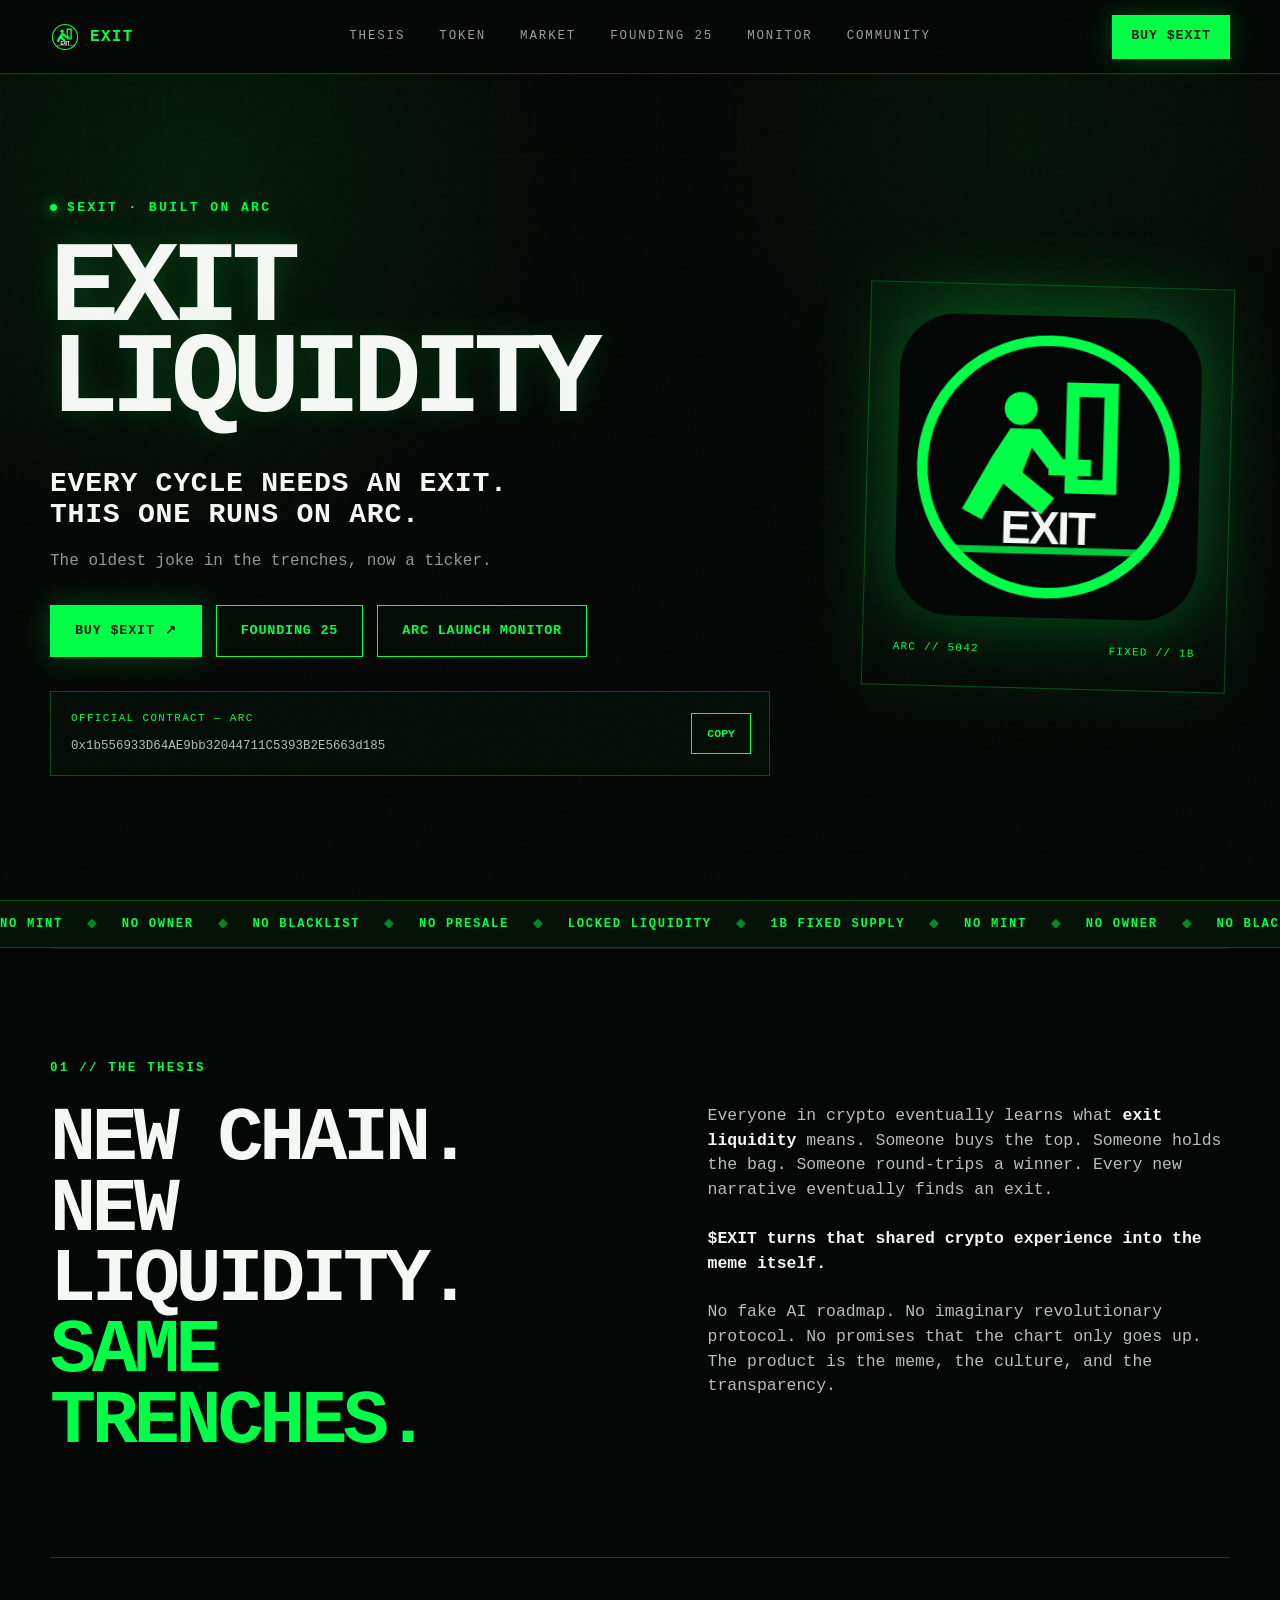
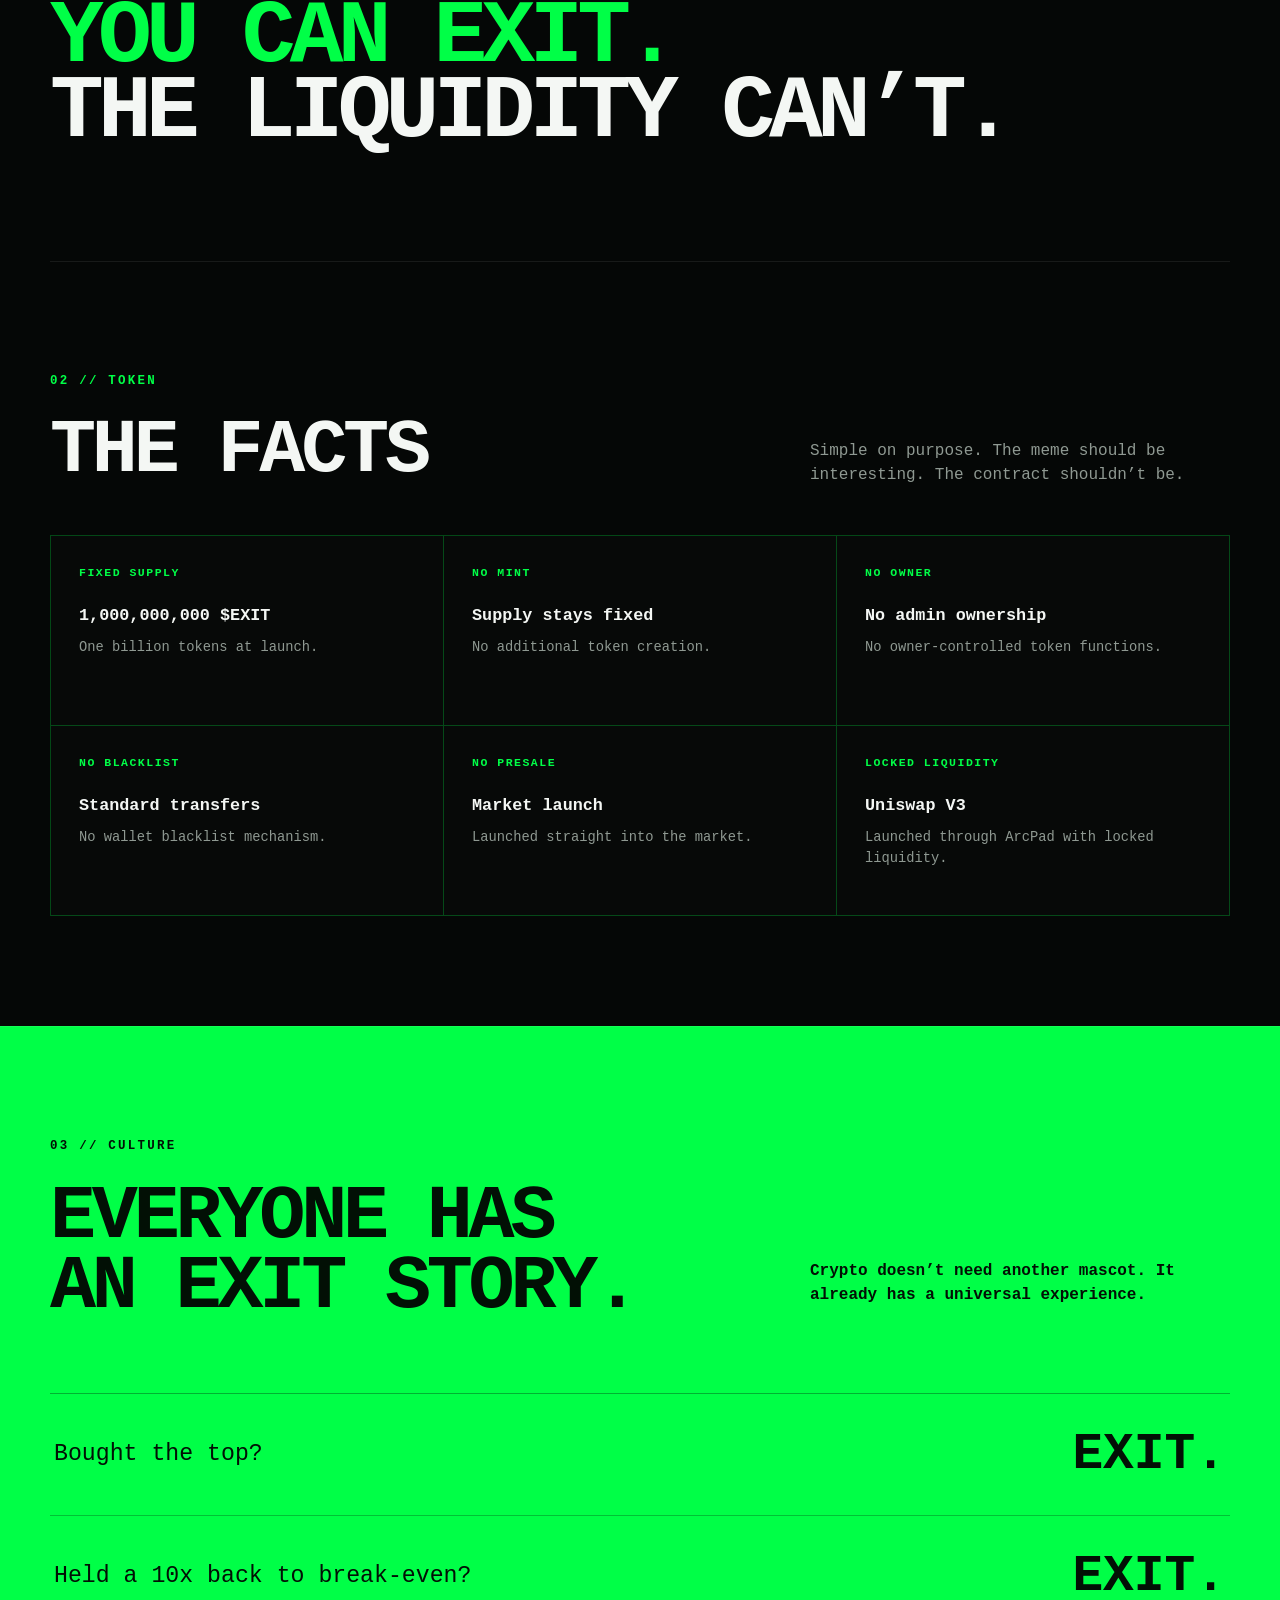
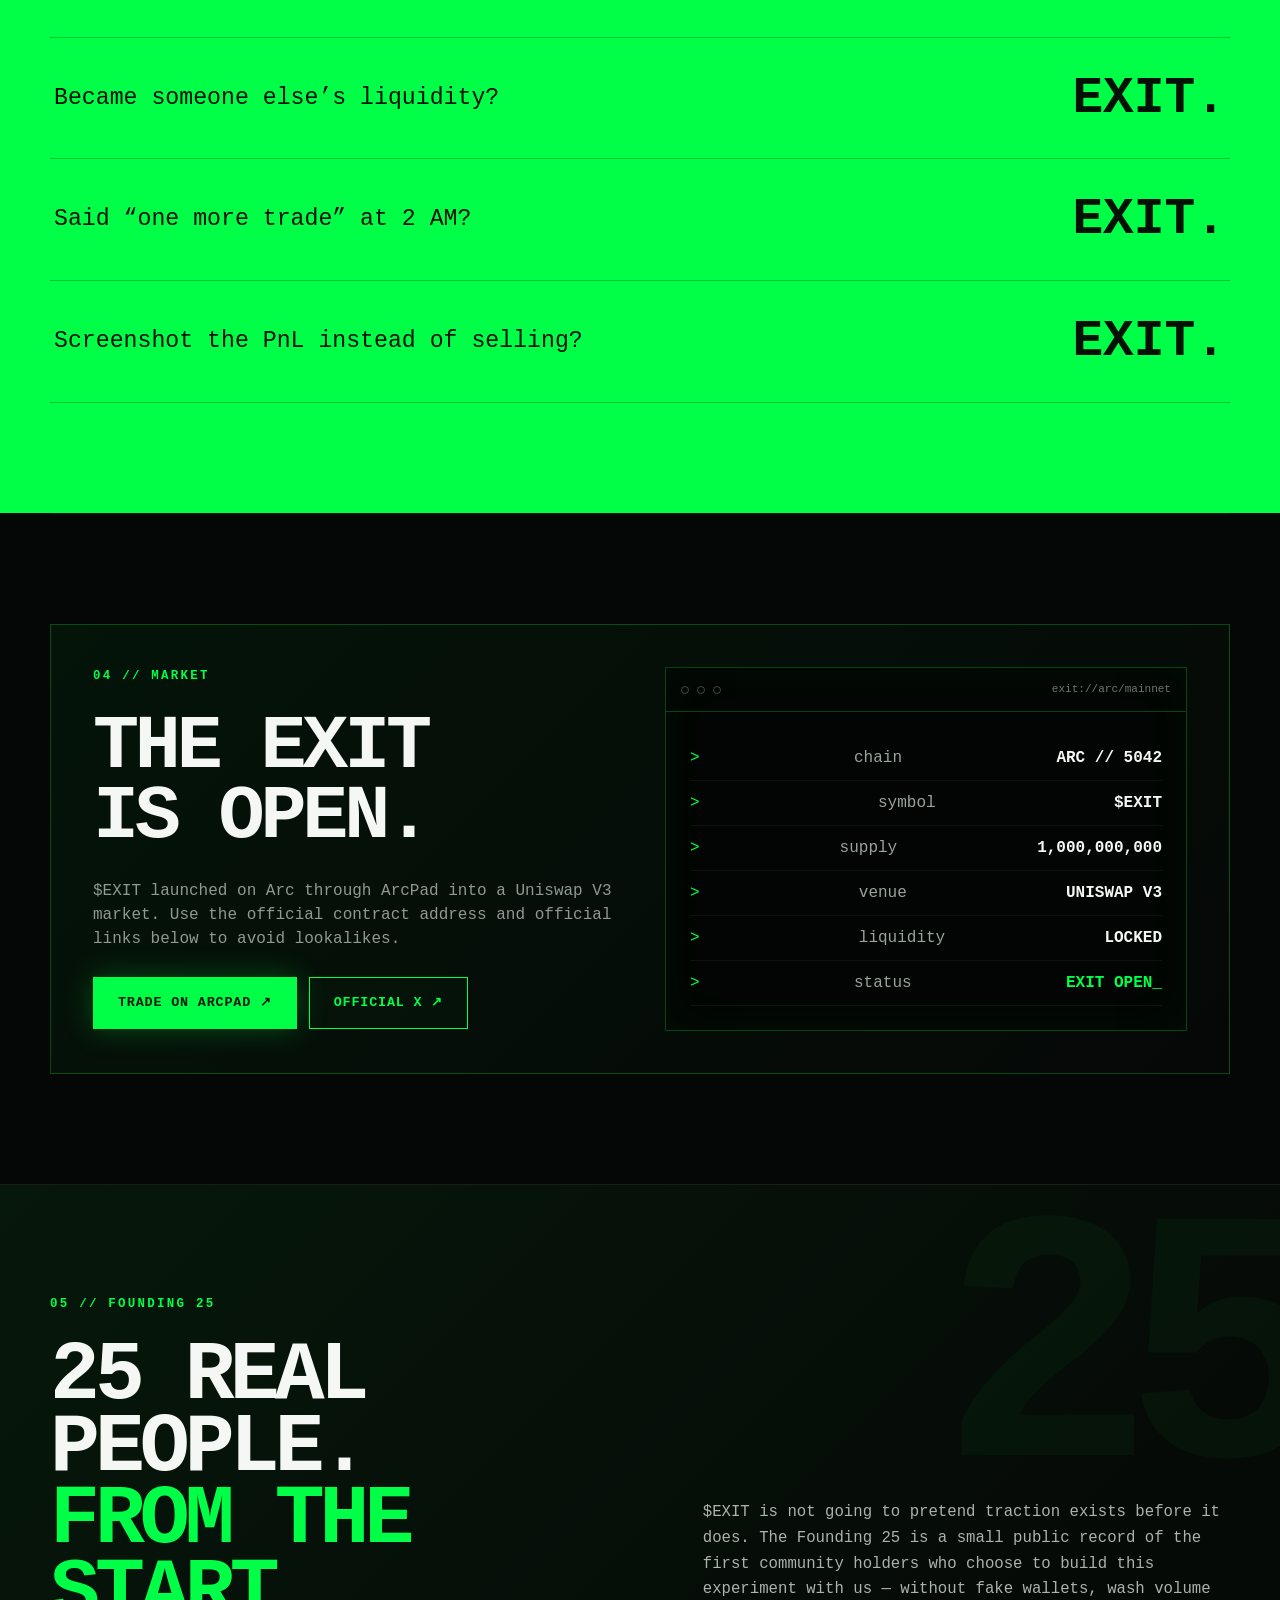
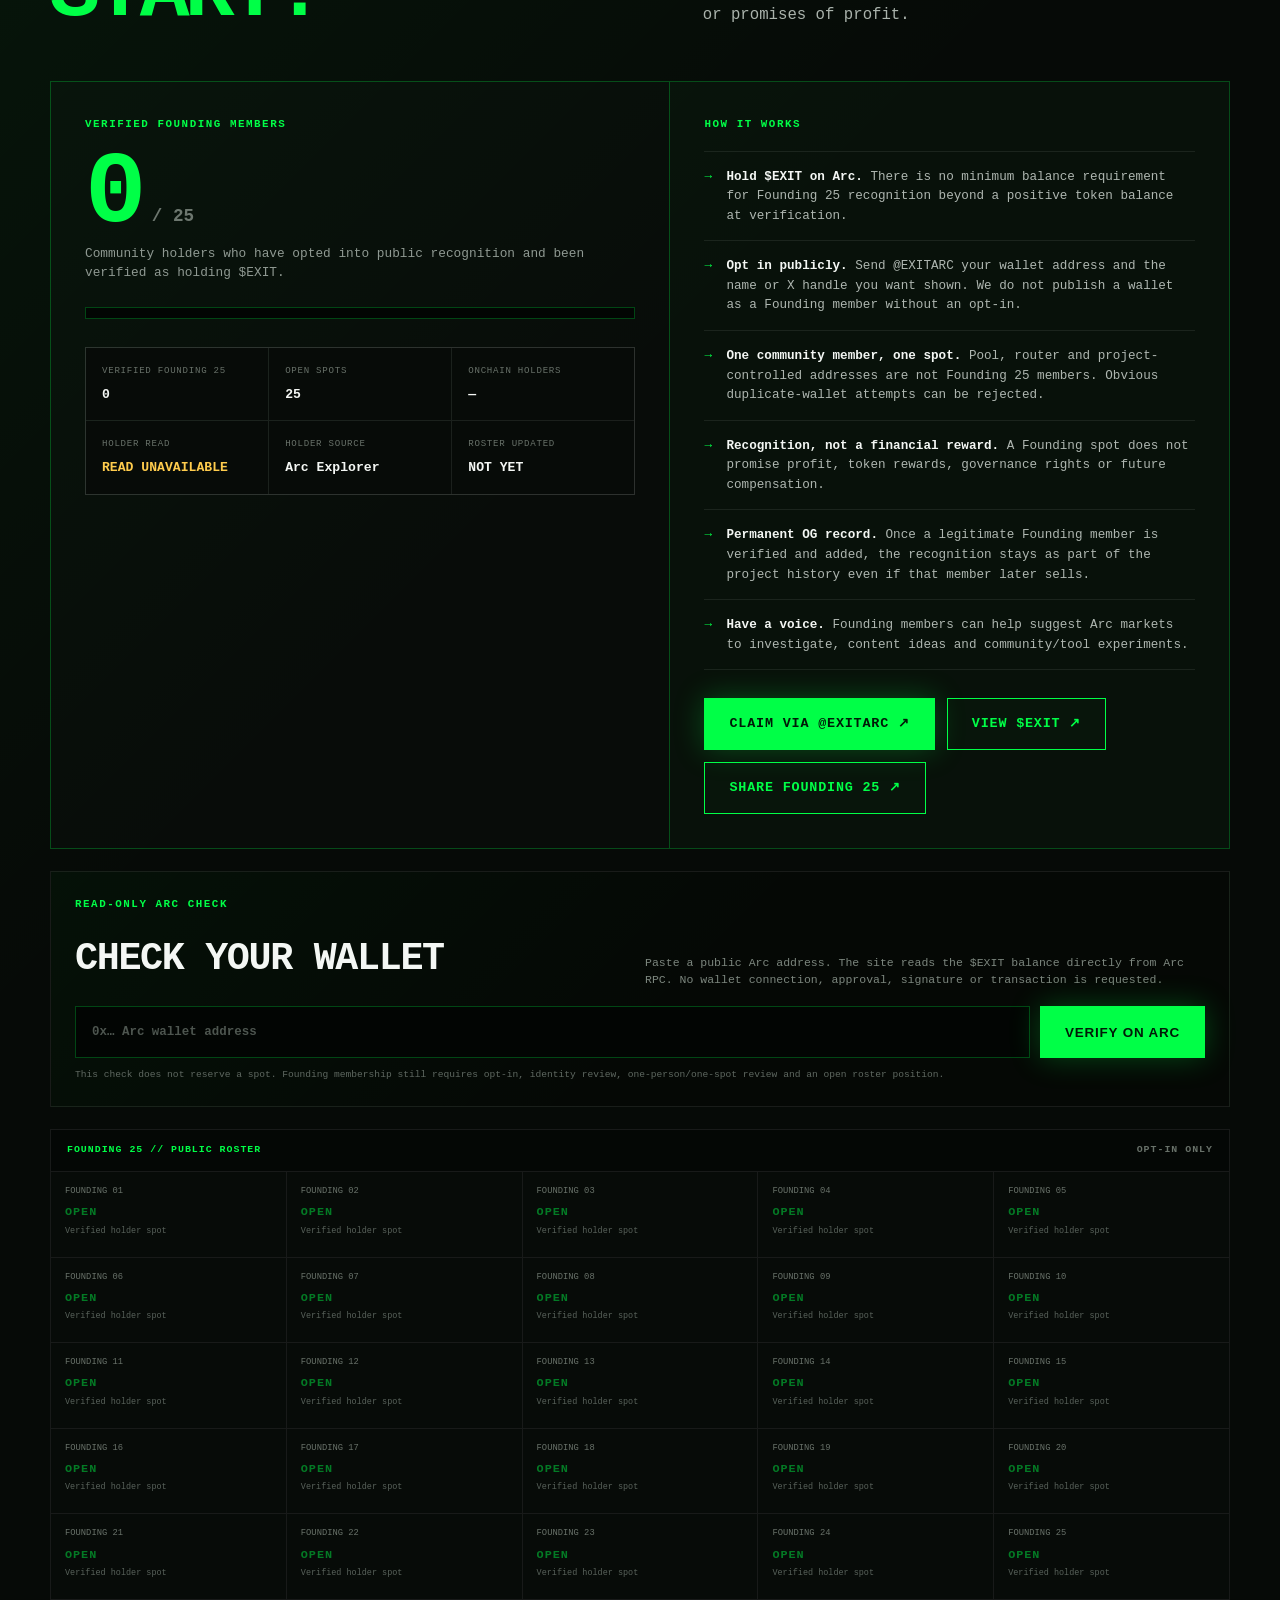
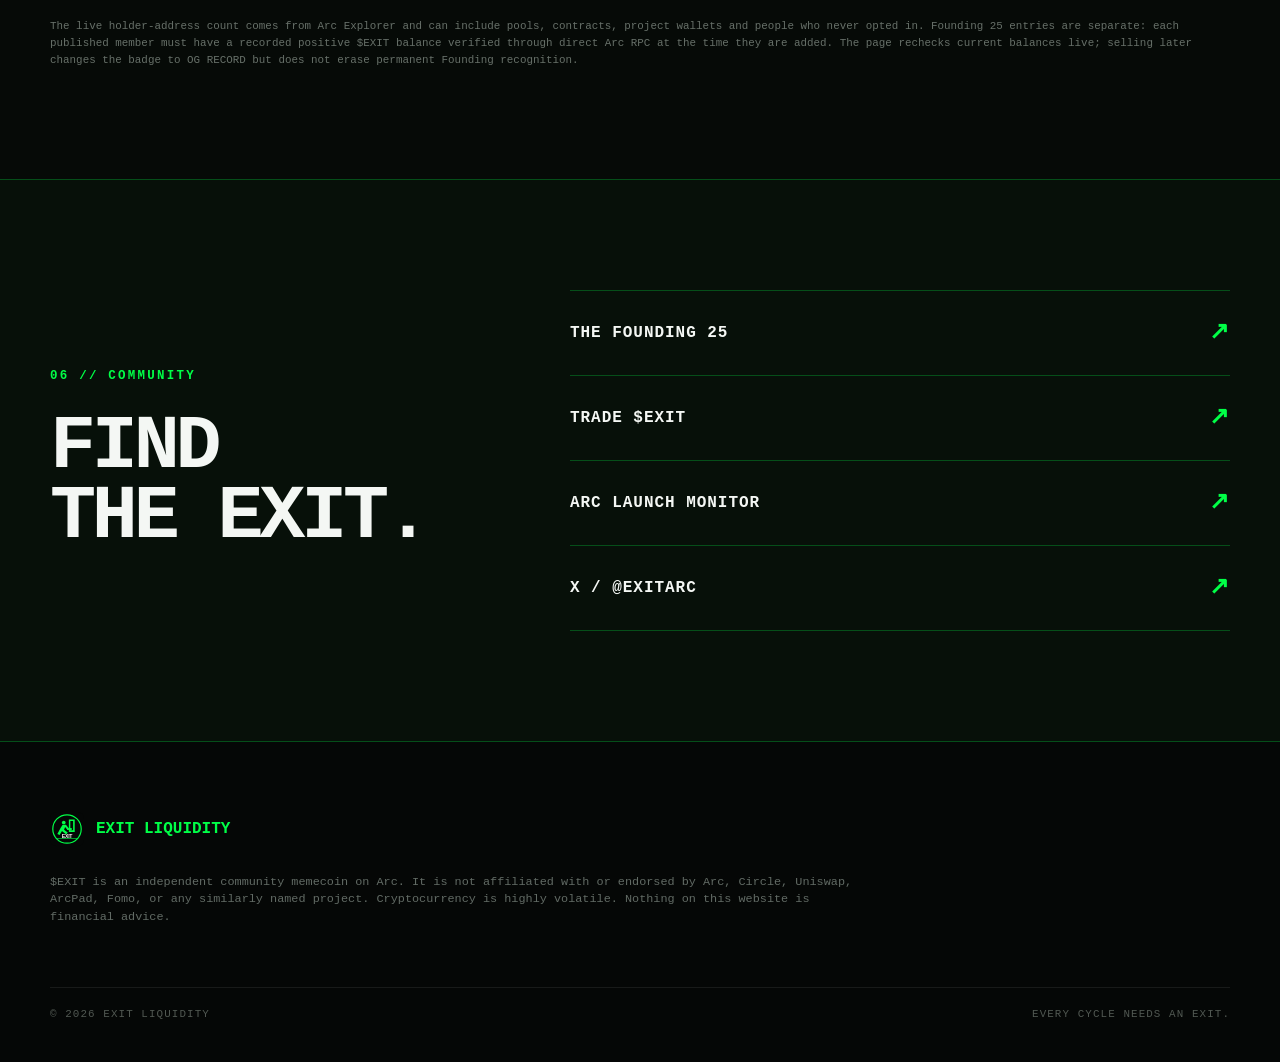
<file: index.html>
<!doctype html>
<html lang="en">
<head>
  <meta charset="utf-8" />
  <meta name="viewport" content="width=device-width, initial-scale=1" />
  <meta name="theme-color" content="#050706" />
  <meta name="description" content="Exit Liquidity ($EXIT) — an independent Arc-native community memecoin. Every cycle needs an exit. This one runs on Arc." />
  <meta property="og:title" content="Exit Liquidity | $EXIT on Arc" />
  <meta property="og:description" content="Every cycle needs an exit. This one runs on Arc." />
  <meta property="og:type" content="website" />
  <meta property="og:url" content="https://exitonarc.xyz" />
  <meta name="twitter:card" content="summary" />
  <meta name="twitter:title" content="Exit Liquidity | $EXIT on Arc" />
  <meta name="twitter:description" content="Every cycle needs an exit. This one runs on Arc." />
  <title>Exit Liquidity | $EXIT on Arc</title>
  <link rel="icon" href="logo.svg" type="image/svg+xml" />
  <link rel="stylesheet" href="styles.css" />
  <link rel="stylesheet" href="founding.css" />
</head>
<body>
  <div class="noise" aria-hidden="true"></div>
  <div class="scanline" aria-hidden="true"></div>

  <header class="site-header">
    <a class="brand" href="#top" aria-label="Exit Liquidity home">
      <img src="logo.svg" alt="" />
      <span>EXIT</span>
    </a>

    <nav class="nav" aria-label="Primary navigation">
      <a href="#thesis">Thesis</a>
      <a href="#token">Token</a>
      <a href="#market">Market</a>
      <a href="#founding25">Founding 25</a>
      <a href="monitor/">Monitor</a>
      <a href="#community">Community</a>
    </nav>

    <a class="button button-small button-primary" href="https://arcpad.meme/token/0x1b556933D64AE9bb32044711C5393B2E5663d185" target="_blank" rel="noopener noreferrer">Buy $EXIT</a>
  </header>

  <main id="top">
    <section class="hero section-shell">
      <div class="hero-grid" aria-hidden="true"></div>
      <div class="hero-copy reveal">
        <div class="eyebrow"><span class="status-dot"></span> $EXIT · BUILT ON ARC</div>
        <h1>EXIT<br />LIQUIDITY</h1>
        <p class="hero-tagline">EVERY CYCLE NEEDS AN EXIT.<br />THIS ONE RUNS ON ARC.</p>
        <p class="hero-sub">The oldest joke in the trenches, now a ticker.</p>

        <div class="hero-actions">
          <a class="button button-primary" href="https://arcpad.meme/token/0x1b556933D64AE9bb32044711C5393B2E5663d185" target="_blank" rel="noopener noreferrer">Buy $EXIT <span>↗</span></a>
          <a class="button button-ghost" href="#founding25">Founding 25</a>
          <a class="button button-ghost" href="monitor/">Arc Launch Monitor</a>
        </div>

        <div class="contract-card" aria-label="Official contract address">
          <div>
            <span class="contract-label">OFFICIAL CONTRACT — ARC</span>
            <code id="contractAddress">0x1b556933D64AE9bb32044711C5393B2E5663d185</code>
          </div>
          <button class="copy-button" id="copyContract" type="button">COPY</button>
        </div>
      </div>

      <aside class="hero-mark reveal" aria-label="Exit Liquidity emblem">
        <div class="mark-frame">
          <img src="logo.svg" alt="Exit Liquidity logo" />
          <div class="mark-meta">
            <span>ARC // 5042</span>
            <span>FIXED // 1B</span>
          </div>
        </div>
      </aside>
    </section>

    <section class="ticker-strip" aria-label="Exit Liquidity characteristics">
      <div class="ticker-track">
        <span>NO MINT</span><i>◆</i><span>NO OWNER</span><i>◆</i><span>NO BLACKLIST</span><i>◆</i><span>NO PRESALE</span><i>◆</i><span>LOCKED LIQUIDITY</span><i>◆</i><span>1B FIXED SUPPLY</span><i>◆</i>
        <span>NO MINT</span><i>◆</i><span>NO OWNER</span><i>◆</i><span>NO BLACKLIST</span><i>◆</i><span>NO PRESALE</span><i>◆</i><span>LOCKED LIQUIDITY</span><i>◆</i><span>1B FIXED SUPPLY</span><i>◆</i>
      </div>
    </section>

    <section class="section section-shell" id="thesis">
      <div class="section-kicker reveal">01 // THE THESIS</div>
      <div class="thesis-layout">
        <div class="reveal">
          <h2>NEW CHAIN.<br />NEW LIQUIDITY.<br /><span>SAME TRENCHES.</span></h2>
        </div>
        <div class="thesis-copy reveal">
          <p>Everyone in crypto eventually learns what <strong>exit liquidity</strong> means. Someone buys the top. Someone holds the bag. Someone round-trips a winner. Every new narrative eventually finds an exit.</p>
          <p><strong>$EXIT turns that shared crypto experience into the meme itself.</strong></p>
          <p>No fake AI roadmap. No imaginary revolutionary protocol. No promises that the chart only goes up. The product is the meme, the culture, and the transparency.</p>
        </div>
      </div>

      <div class="manifesto reveal">
        <span>YOU CAN EXIT.</span>
        <strong>THE LIQUIDITY CAN’T.</strong>
      </div>
    </section>

    <section class="section section-shell" id="token">
      <div class="section-heading reveal">
        <div>
          <div class="section-kicker">02 // TOKEN</div>
          <h2>THE FACTS</h2>
        </div>
        <p>Simple on purpose. The meme should be interesting. The contract shouldn’t be.</p>
      </div>

      <div class="facts-grid reveal">
        <article class="fact-card">
          <span>FIXED SUPPLY</span>
          <strong>1,000,000,000 $EXIT</strong>
          <p>One billion tokens at launch.</p>
        </article>
        <article class="fact-card">
          <span>NO MINT</span>
          <strong>Supply stays fixed</strong>
          <p>No additional token creation.</p>
        </article>
        <article class="fact-card">
          <span>NO OWNER</span>
          <strong>No admin ownership</strong>
          <p>No owner-controlled token functions.</p>
        </article>
        <article class="fact-card">
          <span>NO BLACKLIST</span>
          <strong>Standard transfers</strong>
          <p>No wallet blacklist mechanism.</p>
        </article>
        <article class="fact-card">
          <span>NO PRESALE</span>
          <strong>Market launch</strong>
          <p>Launched straight into the market.</p>
        </article>
        <article class="fact-card">
          <span>LOCKED LIQUIDITY</span>
          <strong>Uniswap V3</strong>
          <p>Launched through ArcPad with locked liquidity.</p>
        </article>
      </div>
    </section>

    <section class="section culture-section" id="culture">
      <div class="section-shell">
        <div class="section-kicker reveal">03 // CULTURE</div>
        <div class="culture-title reveal">
          <h2>EVERYONE HAS<br />AN EXIT STORY.</h2>
          <p>Crypto doesn’t need another mascot. It already has a universal experience.</p>
        </div>

        <div class="exit-lines reveal">
          <div><span>Bought the top?</span><strong>EXIT.</strong></div>
          <div><span>Held a 10x back to break-even?</span><strong>EXIT.</strong></div>
          <div><span>Became someone else’s liquidity?</span><strong>EXIT.</strong></div>
          <div><span>Said “one more trade” at 2 AM?</span><strong>EXIT.</strong></div>
          <div><span>Screenshot the PnL instead of selling?</span><strong>EXIT.</strong></div>
        </div>
      </div>
    </section>

    <section class="section section-shell" id="market">
      <div class="market-card reveal">
        <div class="market-copy">
          <div class="section-kicker">04 // MARKET</div>
          <h2>THE EXIT<br />IS OPEN.</h2>
          <p>$EXIT launched on Arc through ArcPad into a Uniswap V3 market. Use the official contract address and official links below to avoid lookalikes.</p>
          <div class="market-actions">
            <a class="button button-primary" href="https://arcpad.meme/token/0x1b556933D64AE9bb32044711C5393B2E5663d185" target="_blank" rel="noopener noreferrer">Trade on ArcPad ↗</a>
            <a class="button button-ghost" href="https://x.com/EXITARC" target="_blank" rel="noopener noreferrer">Official X ↗</a>
          </div>
        </div>
        <div class="market-terminal" aria-label="Token launch details">
          <div class="terminal-bar"><span></span><span></span><span></span><b>exit://arc/mainnet</b></div>
          <div class="terminal-body">
            <p><em>&gt;</em> chain <strong>ARC // 5042</strong></p>
            <p><em>&gt;</em> symbol <strong>$EXIT</strong></p>
            <p><em>&gt;</em> supply <strong>1,000,000,000</strong></p>
            <p><em>&gt;</em> venue <strong>UNISWAP V3</strong></p>
            <p><em>&gt;</em> liquidity <strong>LOCKED</strong></p>
            <p class="terminal-ready"><em>&gt;</em> status <strong>EXIT OPEN_</strong></p>
          </div>
        </div>
      </div>
    </section>

    <section class="section founding-section" id="founding25">
      <div class="section-shell">
        <div class="section-kicker reveal">05 // FOUNDING 25</div>
        <div class="founding-heading reveal">
          <h2>25 REAL PEOPLE.<br /><span>FROM THE START.</span></h2>
          <p class="founding-intro">$EXIT is not going to pretend traction exists before it does. The Founding 25 is a small public record of the first community holders who choose to build this experiment with us — without fake wallets, wash volume or promises of profit.</p>
        </div>

        <div class="founding-grid reveal">
          <article class="founding-progress-panel">
            <span class="founding-panel-label">VERIFIED FOUNDING MEMBERS</span>
            <div class="founding-count"><strong id="foundingBigCount">—</strong><span>/ 25</span></div>
            <p class="founding-count-copy">Community holders who have opted into public recognition and been verified as holding $EXIT.</p>
            <div class="founding-progress" aria-label="Founding 25 progress"><span id="foundingProgressFill"></span></div>

            <div class="founding-live-grid">
              <div><span>Verified Founding 25</span><strong id="foundingVerifiedCount">—</strong></div>
              <div><span>Open spots</span><strong id="foundingOpenSpots">—</strong></div>
              <div><span>Onchain holders</span><strong id="foundingHolderCount">—</strong></div>
              <div><span>Holder read</span><strong id="foundingHolderStatus" class="warn">WAITING</strong></div>
              <div><span>Holder source</span><strong id="foundingHolderSource">Arc Explorer</strong></div>
              <div><span>Roster updated</span><strong id="foundingRosterUpdated">—</strong></div>
            </div>
          </article>

          <article class="founding-rules-panel">
            <span class="founding-panel-label">HOW IT WORKS</span>
            <ul class="founding-rules">
              <li><strong>Hold $EXIT on Arc.</strong> There is no minimum balance requirement for Founding 25 recognition beyond a positive token balance at verification.</li>
              <li><strong>Opt in publicly.</strong> Send @EXITARC your wallet address and the name or X handle you want shown. We do not publish a wallet as a Founding member without an opt-in.</li>
              <li><strong>One community member, one spot.</strong> Pool, router and project-controlled addresses are not Founding 25 members. Obvious duplicate-wallet attempts can be rejected.</li>
              <li><strong>Recognition, not a financial reward.</strong> A Founding spot does not promise profit, token rewards, governance rights or future compensation.</li>
              <li><strong>Permanent OG record.</strong> Once a legitimate Founding member is verified and added, the recognition stays as part of the project history even if that member later sells.</li>
              <li><strong>Have a voice.</strong> Founding members can help suggest Arc markets to investigate, content ideas and community/tool experiments.</li>
            </ul>
            <div class="founding-actions">
              <a class="button button-primary" href="https://x.com/EXITARC" target="_blank" rel="noopener noreferrer">CLAIM VIA @EXITARC ↗</a>
              <a class="button button-ghost" href="https://arcpad.meme/token/0x1b556933D64AE9bb32044711C5393B2E5663d185" target="_blank" rel="noopener noreferrer">VIEW $EXIT ↗</a>
            </div>
          </article>
        </div>

        <div class="founding-roster reveal">
          <div class="founding-roster-head"><span>FOUNDING 25 // PUBLIC ROSTER</span><span>OPT-IN ONLY</span></div>
          <div class="founding-roster-list" id="foundingRosterList">
            <div class="founding-roster-empty">Loading public Founding 25 roster…</div>
          </div>
        </div>

        <p class="founding-note reveal">The live onchain holder count is informational and is intentionally separate from Founding 25 membership: a token holder can be a pool, contract, project wallet or someone who has not opted into public recognition. Verification is manual so the site does not pretend every address represents a unique person.</p>
      </div>
    </section>

    <section class="section community-section" id="community">
      <div class="section-shell community-inner reveal">
        <div>
          <div class="section-kicker">06 // COMMUNITY</div>
          <h2>FIND<br />THE EXIT.</h2>
        </div>
        <div class="community-actions">
          <a class="community-link" href="#founding25"><span>THE FOUNDING 25</span><b>↗</b></a>
          <a class="community-link" href="https://arcpad.meme/token/0x1b556933D64AE9bb32044711C5393B2E5663d185" target="_blank" rel="noopener noreferrer"><span>TRADE $EXIT</span><b>↗</b></a>
          <a class="community-link" href="monitor/"><span>ARC LAUNCH MONITOR</span><b>↗</b></a>
          <a class="community-link" href="https://x.com/EXITARC" target="_blank" rel="noopener noreferrer"><span>X / @EXITARC</span><b>↗</b></a>
        </div>
      </div>
    </section>
  </main>

  <footer class="footer section-shell">
    <div class="footer-brand">
      <img src="logo.svg" alt="" />
      <strong>EXIT LIQUIDITY</strong>
    </div>
    <p>$EXIT is an independent community memecoin on Arc. It is not affiliated with or endorsed by Arc, Circle, Uniswap, ArcPad, Fomo, or any similarly named project. Cryptocurrency is highly volatile. Nothing on this website is financial advice.</p>
    <div class="footer-bottom">
      <span>© 2026 EXIT LIQUIDITY</span>
      <span>EVERY CYCLE NEEDS AN EXIT.</span>
    </div>
  </footer>

  <div class="toast" id="toast" role="status" aria-live="polite">CONTRACT COPIED</div>
  <script src="script.js"></script>
  <script src="founding.js"></script>
</body>
</html>
</file>
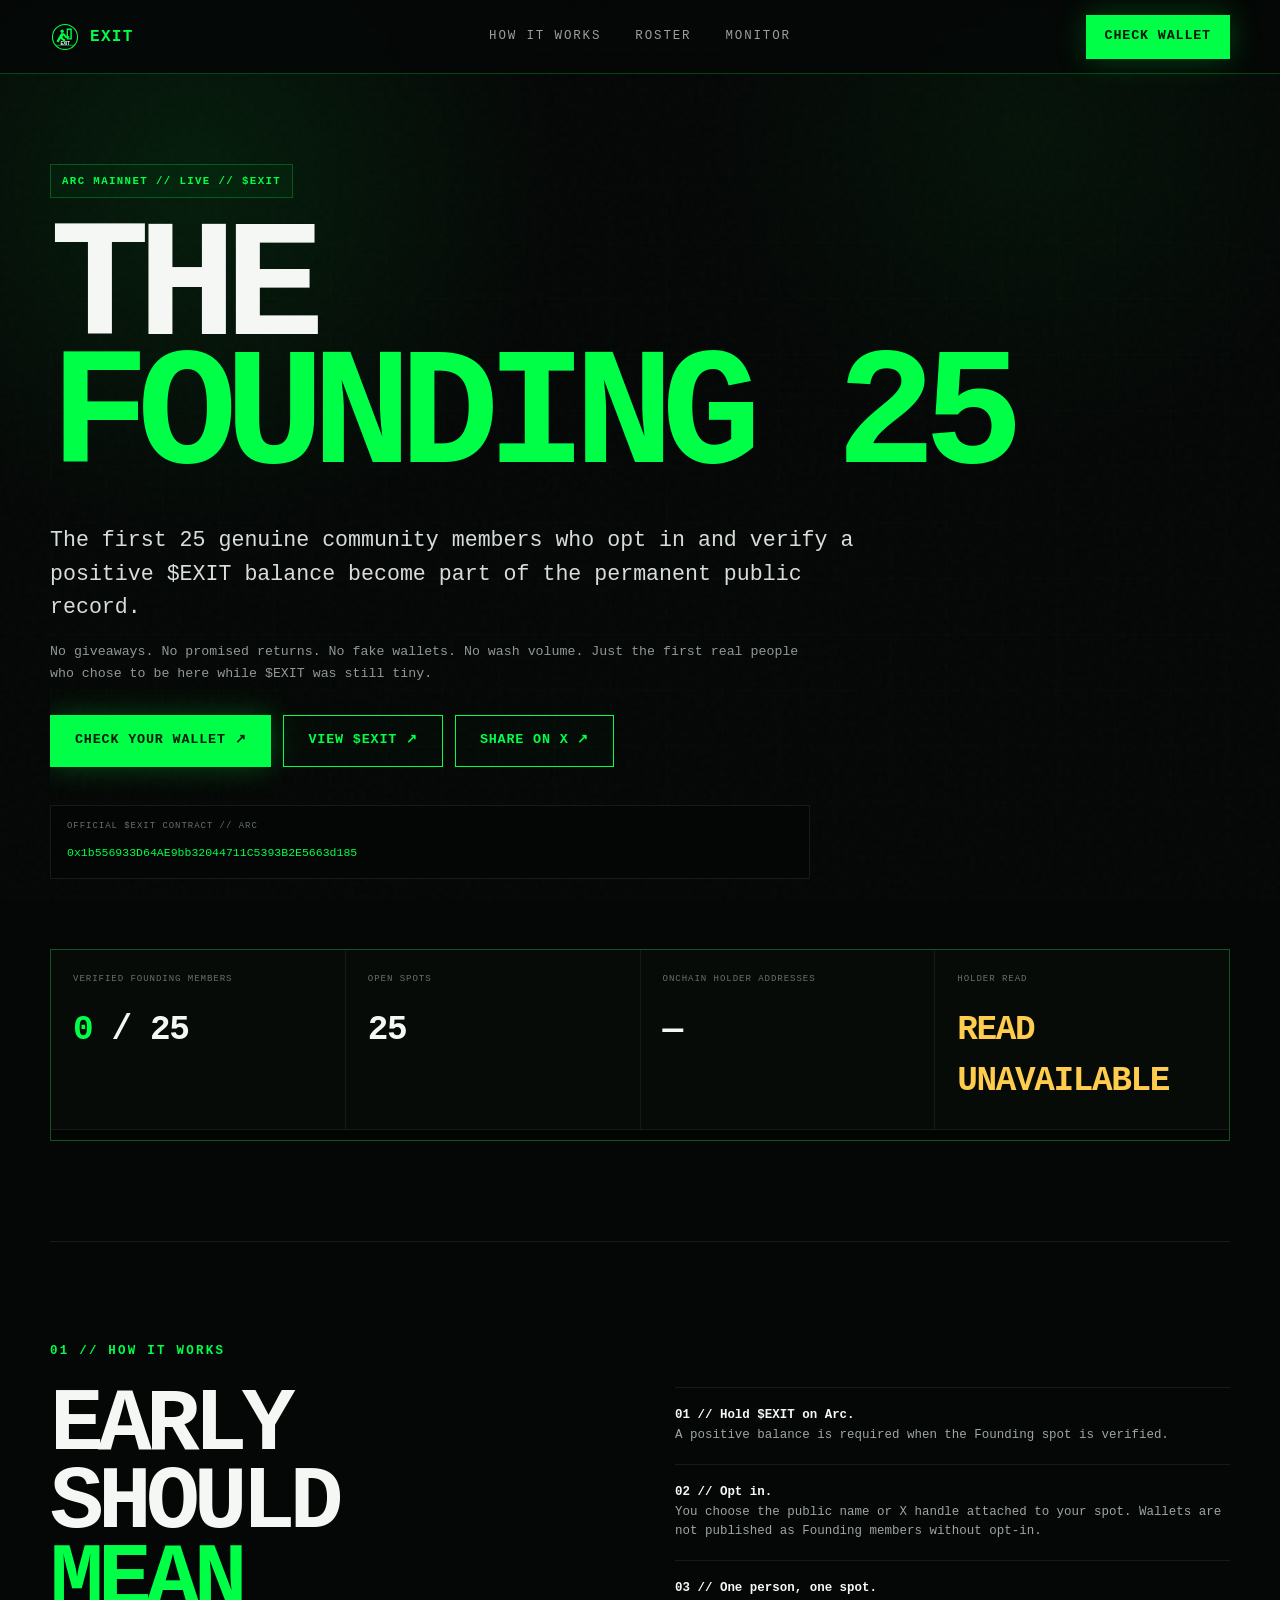
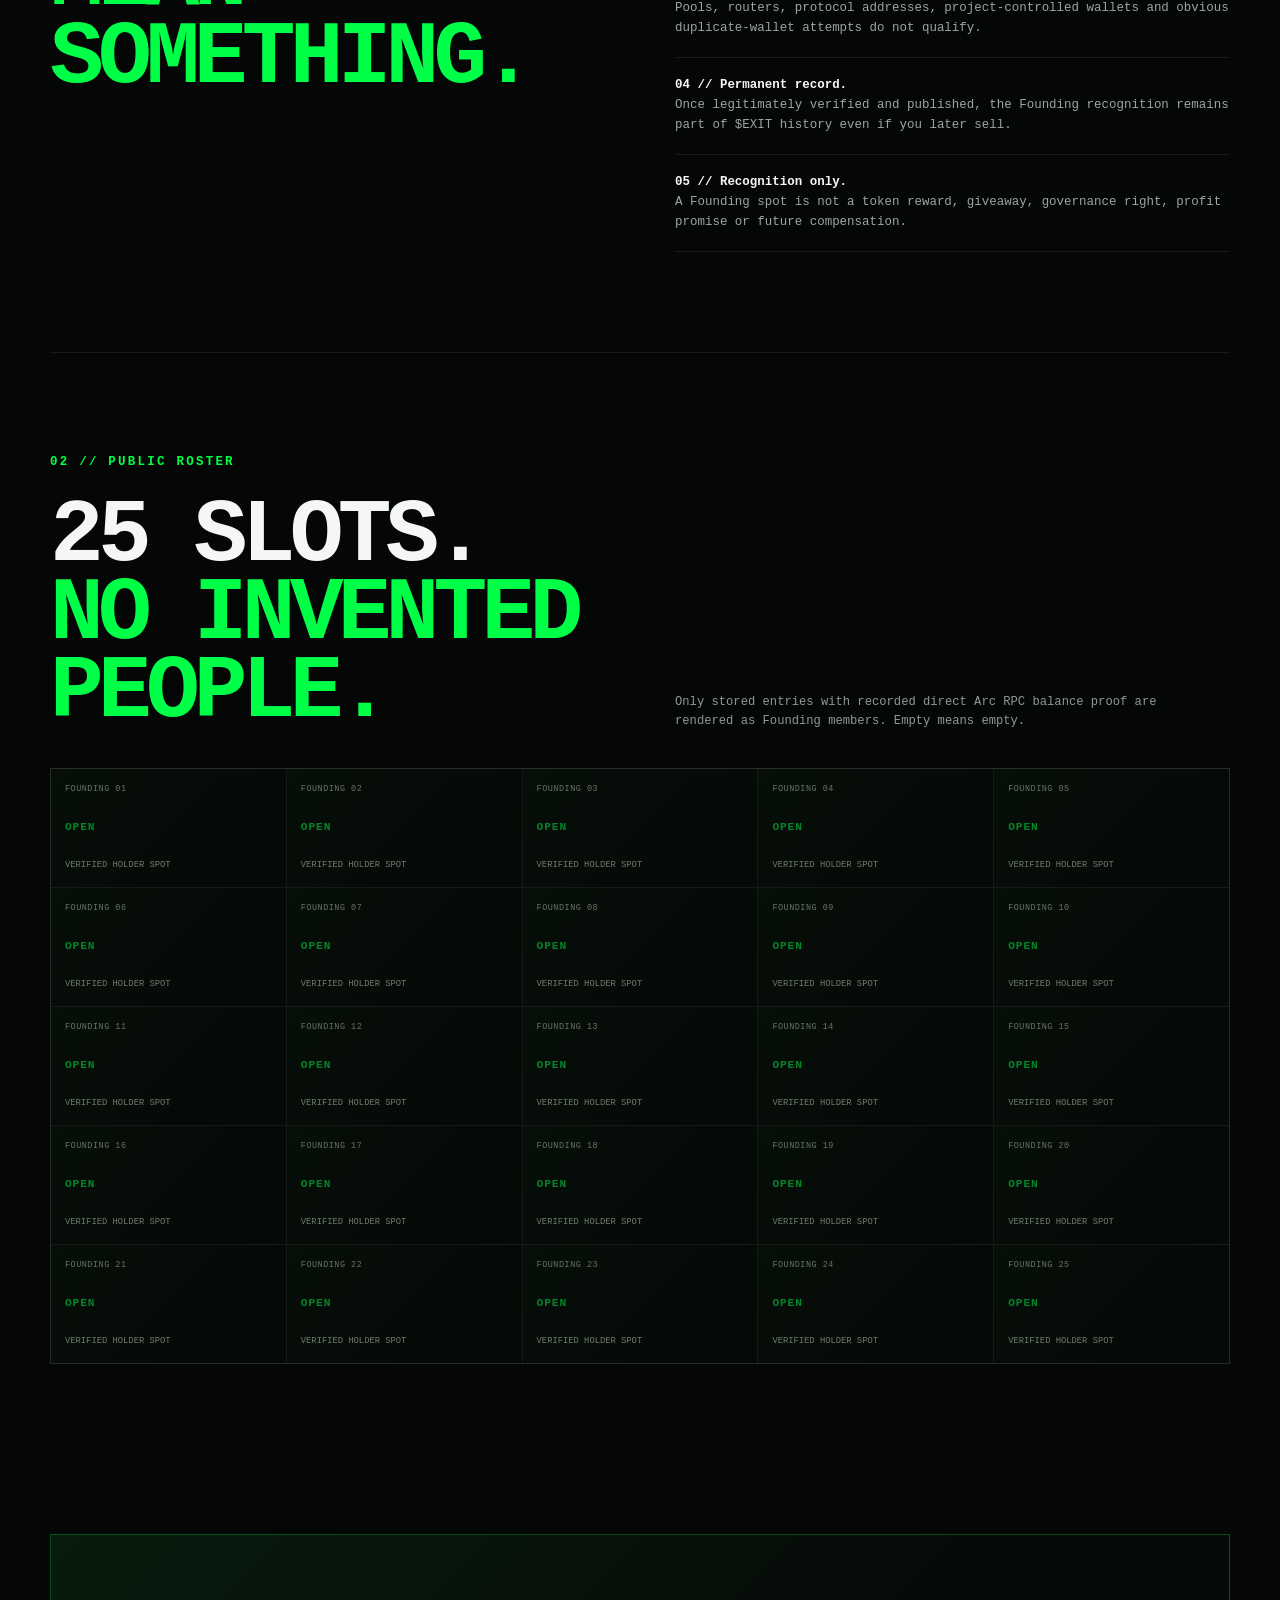
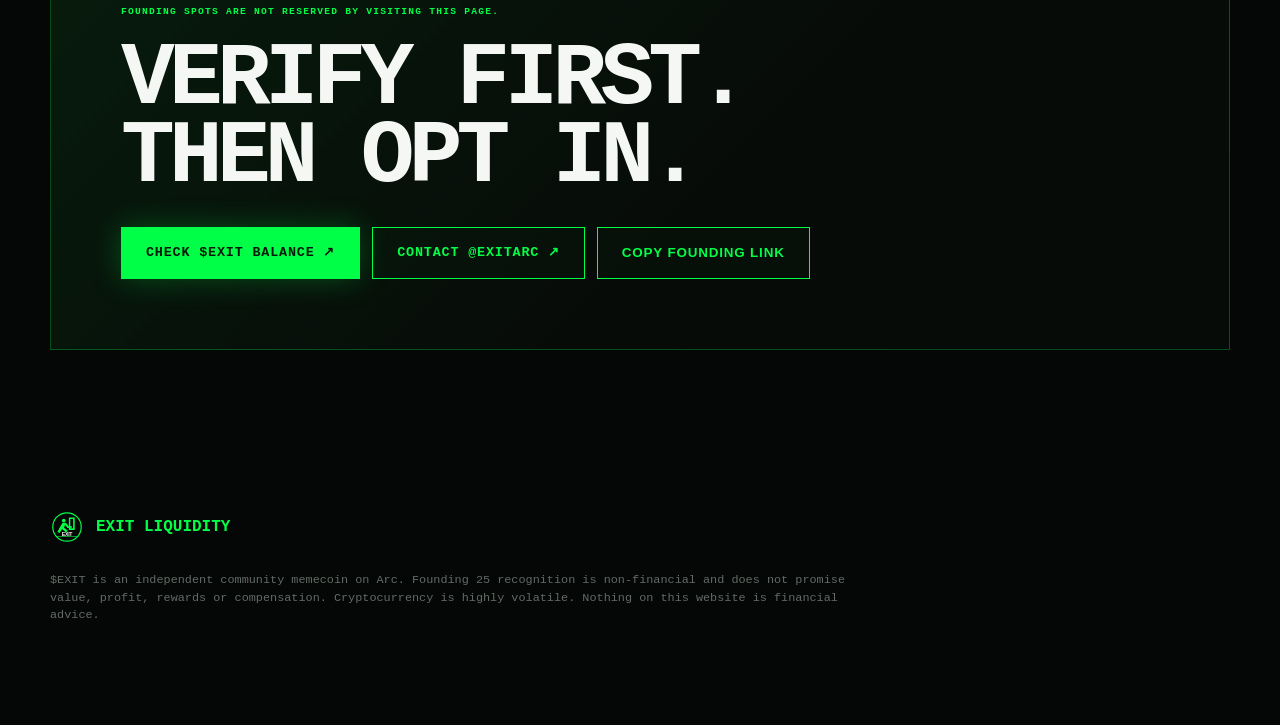
<file: founding/index.html>
<!doctype html>
<html lang="en">
<head>
  <meta charset="utf-8" />
  <meta name="viewport" content="width=device-width, initial-scale=1" />
  <meta name="theme-color" content="#050706" />
  <meta name="description" content="The Founding 25 — permanent OG recognition for the first 25 genuine $EXIT holders on Arc, verified onchain with no giveaways or profit promises." />
  <meta property="og:title" content="The Founding 25 | $EXIT on Arc" />
  <meta property="og:description" content="Arc mainnet is live. $EXIT is documenting its first 25 genuine community holders with transparent onchain verification and permanent OG recognition." />
  <meta property="og:type" content="website" />
  <meta property="og:url" content="https://exitonarc.xyz/founding/" />
  <meta name="twitter:card" content="summary" />
  <meta name="twitter:title" content="The Founding 25 | $EXIT on Arc" />
  <meta name="twitter:description" content="25 real holders. Onchain verified. Permanent OG recognition. No giveaways. No fake traction." />
  <title>The Founding 25 | $EXIT on Arc</title>
  <link rel="icon" href="../logo.svg" type="image/svg+xml" />
  <link rel="stylesheet" href="../styles.css" />
  <link rel="stylesheet" href="landing.css" />
</head>
<body>
  <div class="noise" aria-hidden="true"></div>
  <div class="scanline" aria-hidden="true"></div>

  <header class="site-header founding-page-header">
    <a class="brand" href="../" aria-label="Exit Liquidity home">
      <img src="../logo.svg" alt="" />
      <span>EXIT</span>
    </a>
    <nav class="nav" aria-label="Founding 25 navigation">
      <a href="#how">How it works</a>
      <a href="#roster">Roster</a>
      <a href="../monitor/">Monitor</a>
    </nav>
    <a class="button button-small button-primary" href="../#foundingEligibility">Check wallet</a>
  </header>

  <main>
    <section class="founding-campaign-hero section-shell">
      <div class="campaign-grid" aria-hidden="true"></div>
      <div class="campaign-kicker"><span class="status-dot"></span> ARC MAINNET // LIVE // $EXIT</div>
      <h1>THE<br /><span>FOUNDING 25</span></h1>
      <p class="campaign-lede">The first 25 genuine community members who opt in and verify a positive $EXIT balance become part of the permanent public record.</p>
      <p class="campaign-sub">No giveaways. No promised returns. No fake wallets. No wash volume. Just the first real people who chose to be here while $EXIT was still tiny.</p>

      <div class="campaign-actions">
        <a class="button button-primary" href="../#foundingEligibility">Check your wallet ↗</a>
        <a class="button button-ghost" href="https://arcpad.meme/token/0x1b556933D64AE9bb32044711C5393B2E5663d185" target="_blank" rel="noopener noreferrer">View $EXIT ↗</a>
        <a class="button button-ghost" id="shareFoundingX" href="#" target="_blank" rel="noopener noreferrer">Share on X ↗</a>
      </div>

      <div class="campaign-contract">
        <span>OFFICIAL $EXIT CONTRACT // ARC</span>
        <code>0x1b556933D64AE9bb32044711C5393B2E5663d185</code>
      </div>
    </section>

    <section class="campaign-status section-shell" aria-label="Founding 25 progress">
      <article>
        <span>VERIFIED FOUNDING MEMBERS</span>
        <strong><b id="campaignVerified">—</b> / 25</strong>
      </article>
      <article>
        <span>OPEN SPOTS</span>
        <strong id="campaignOpen">—</strong>
      </article>
      <article>
        <span>ONCHAIN HOLDER ADDRESSES</span>
        <strong id="campaignHolders">—</strong>
      </article>
      <article>
        <span>HOLDER READ</span>
        <strong id="campaignHolderStatus" class="campaign-warn">WAITING</strong>
      </article>
      <div class="campaign-progress"><span id="campaignProgressFill"></span></div>
    </section>

    <section class="campaign-section section-shell" id="how">
      <div class="section-kicker">01 // HOW IT WORKS</div>
      <div class="campaign-two-col">
        <div>
          <h2>EARLY SHOULD<br /><span>MEAN SOMETHING.</span></h2>
        </div>
        <div class="campaign-rules">
          <p><strong>01 // Hold $EXIT on Arc.</strong><br />A positive balance is required when the Founding spot is verified.</p>
          <p><strong>02 // Opt in.</strong><br />You choose the public name or X handle attached to your spot. Wallets are not published as Founding members without opt-in.</p>
          <p><strong>03 // One person, one spot.</strong><br />Pools, routers, protocol addresses, project-controlled wallets and obvious duplicate-wallet attempts do not qualify.</p>
          <p><strong>04 // Permanent record.</strong><br />Once legitimately verified and published, the Founding recognition remains part of $EXIT history even if you later sell.</p>
          <p><strong>05 // Recognition only.</strong><br />A Founding spot is not a token reward, giveaway, governance right, profit promise or future compensation.</p>
        </div>
      </div>
    </section>

    <section class="campaign-section section-shell" id="roster">
      <div class="campaign-roster-head">
        <div>
          <div class="section-kicker">02 // PUBLIC ROSTER</div>
          <h2>25 SLOTS.<br /><span>NO INVENTED PEOPLE.</span></h2>
        </div>
        <p>Only stored entries with recorded direct Arc RPC balance proof are rendered as Founding members. Empty means empty.</p>
      </div>
      <div class="campaign-roster-grid" id="campaignRosterGrid" aria-live="polite"></div>
    </section>

    <section class="campaign-cta section-shell">
      <span>FOUNDING SPOTS ARE NOT RESERVED BY VISITING THIS PAGE.</span>
      <h2>VERIFY FIRST.<br />THEN OPT IN.</h2>
      <div class="campaign-actions">
        <a class="button button-primary" href="../#foundingEligibility">Check $EXIT balance ↗</a>
        <a class="button button-ghost" href="https://x.com/EXITARC" target="_blank" rel="noopener noreferrer">Contact @EXITARC ↗</a>
        <button class="button button-ghost" id="copyFoundingLink" type="button">Copy Founding link</button>
      </div>
    </section>
  </main>

  <footer class="footer section-shell campaign-footer">
    <div class="footer-brand">
      <img src="../logo.svg" alt="" />
      <strong>EXIT LIQUIDITY</strong>
    </div>
    <p>$EXIT is an independent community memecoin on Arc. Founding 25 recognition is non-financial and does not promise value, profit, rewards or compensation. Cryptocurrency is highly volatile. Nothing on this website is financial advice.</p>
  </footer>

  <script src="landing.js"></script>
</body>
</html>
</file>
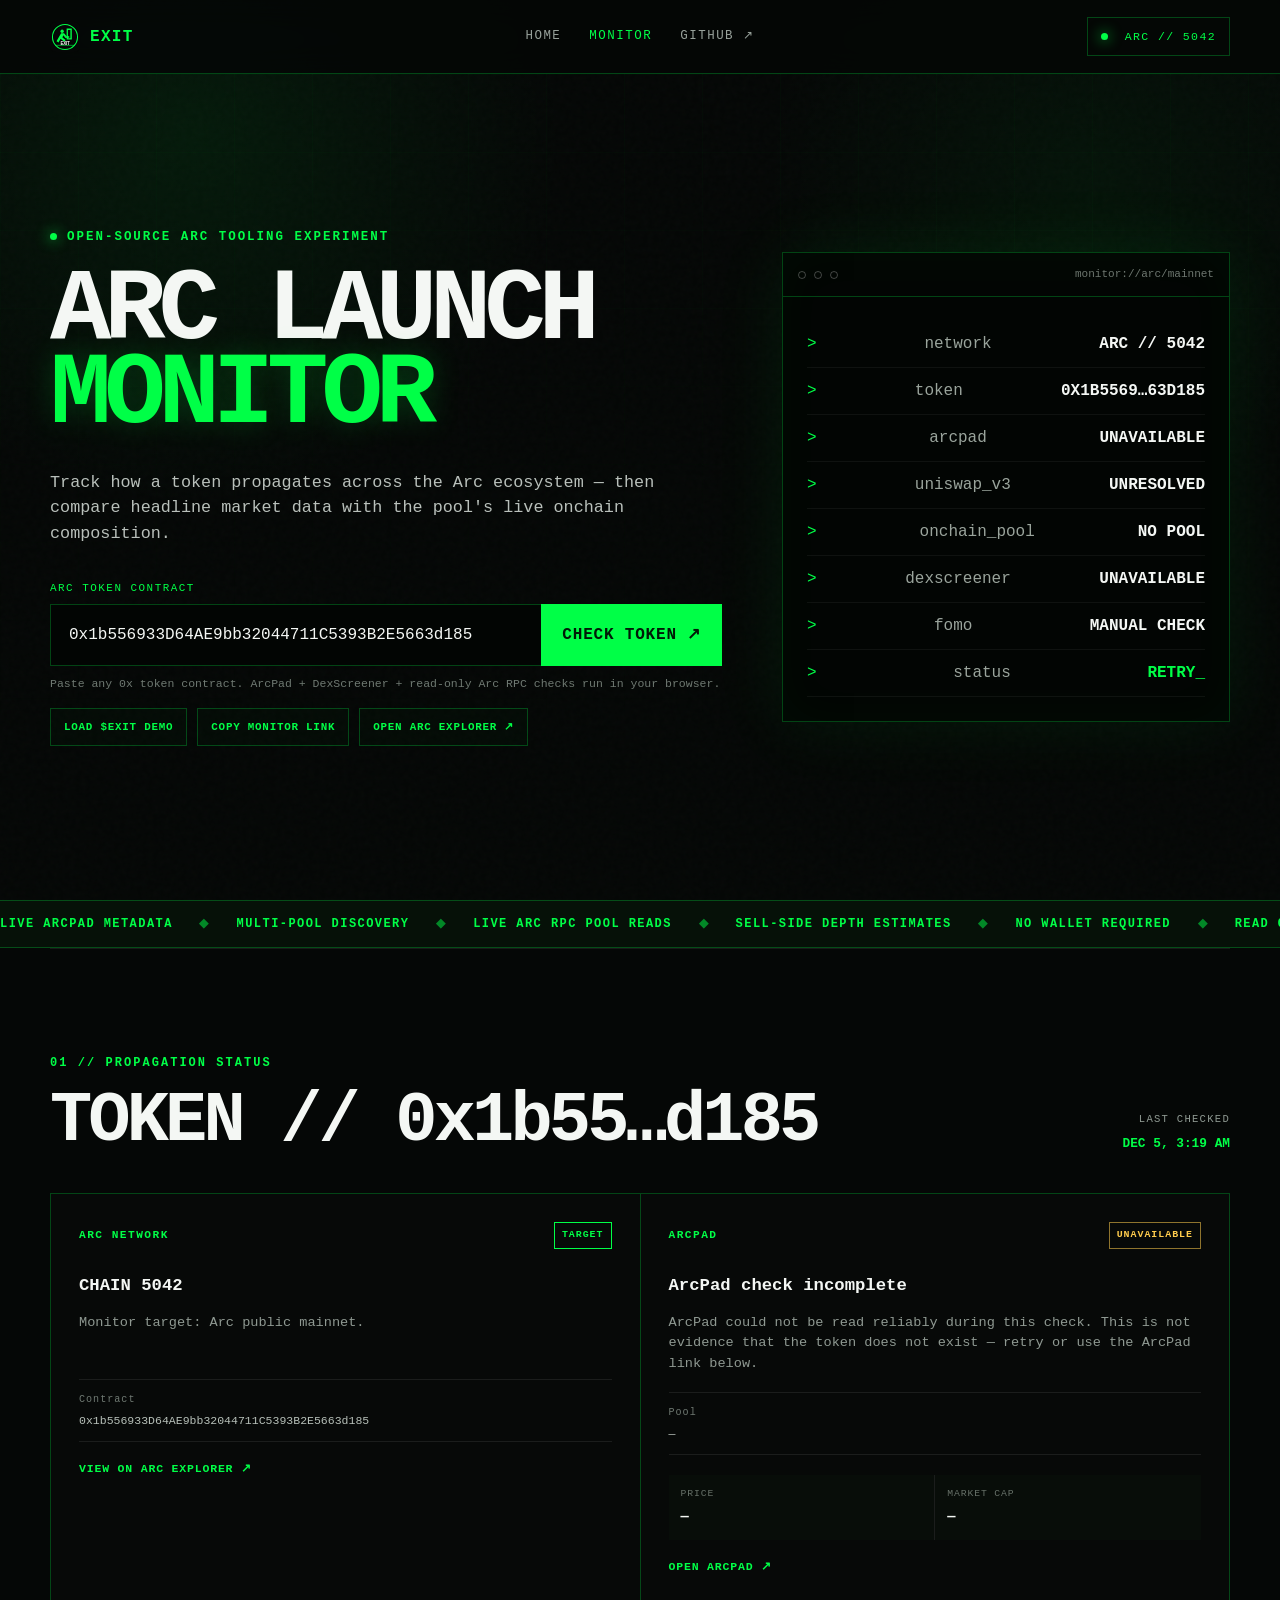
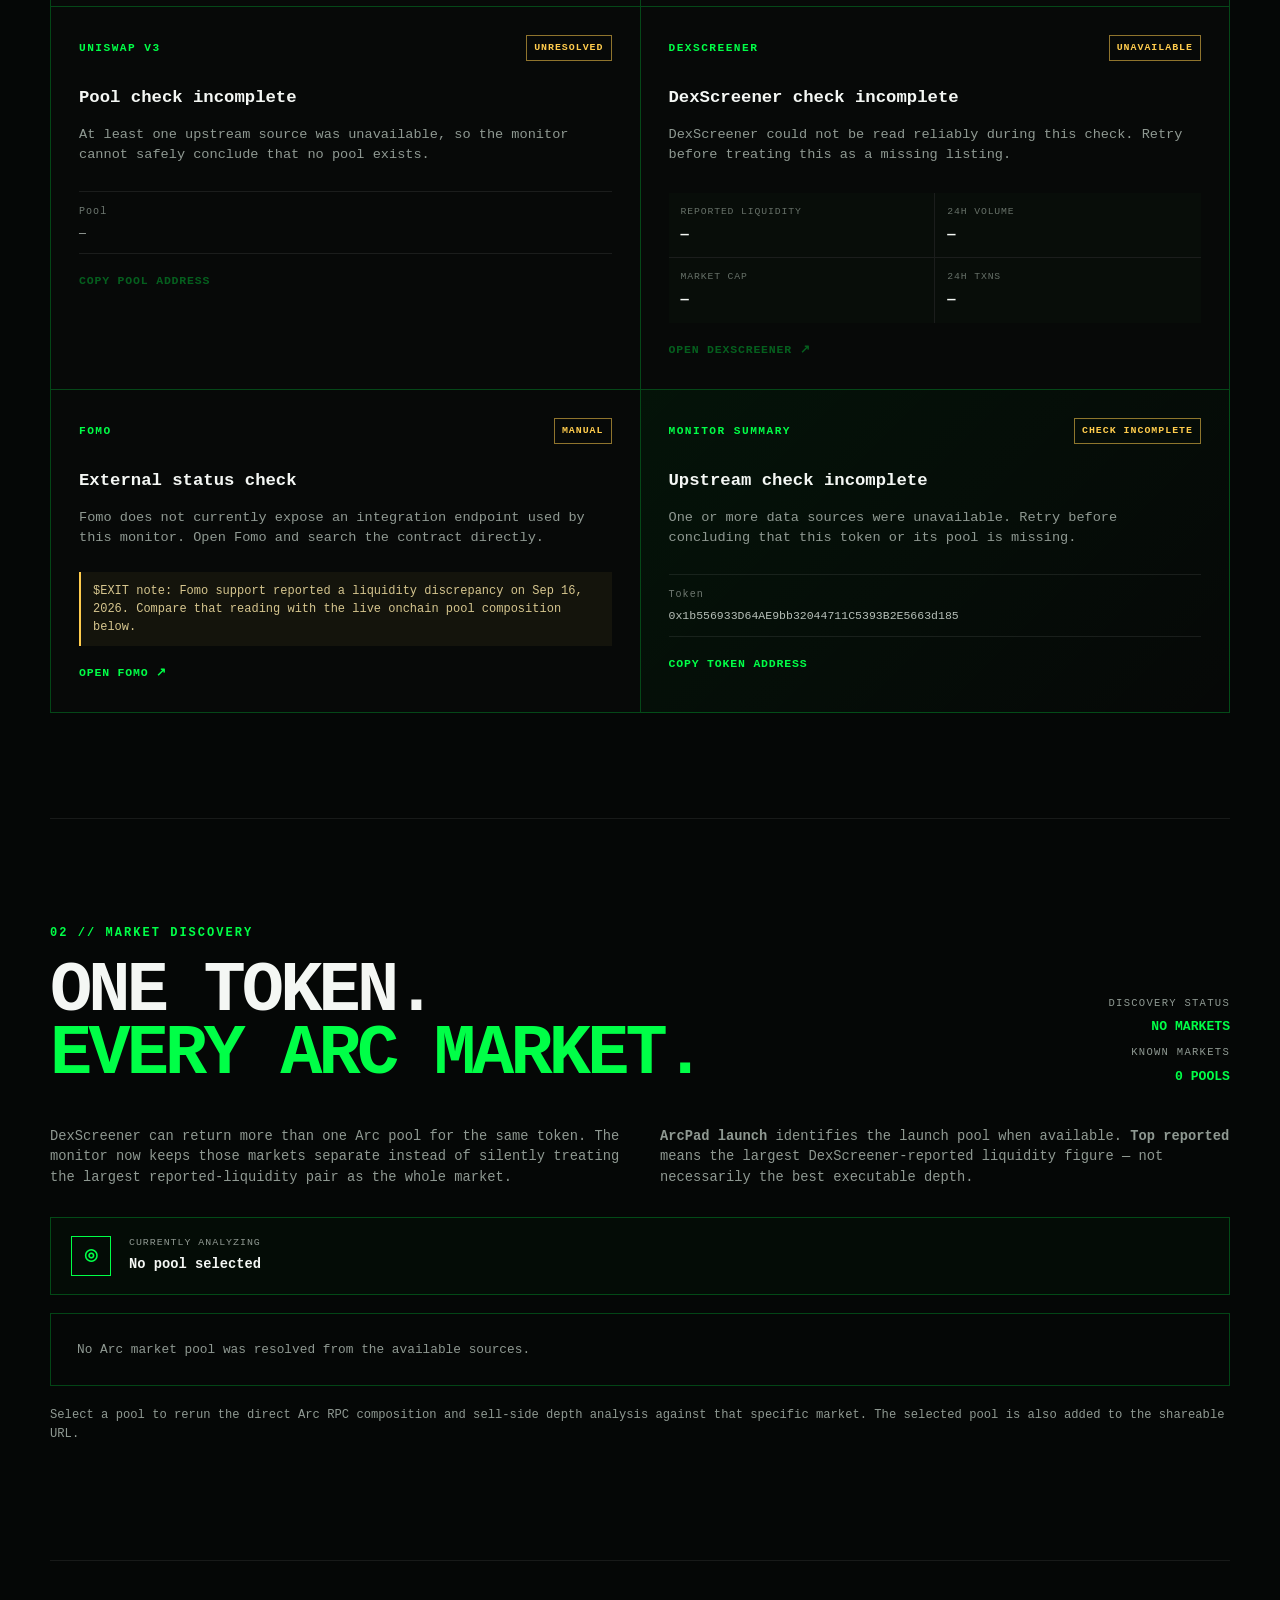
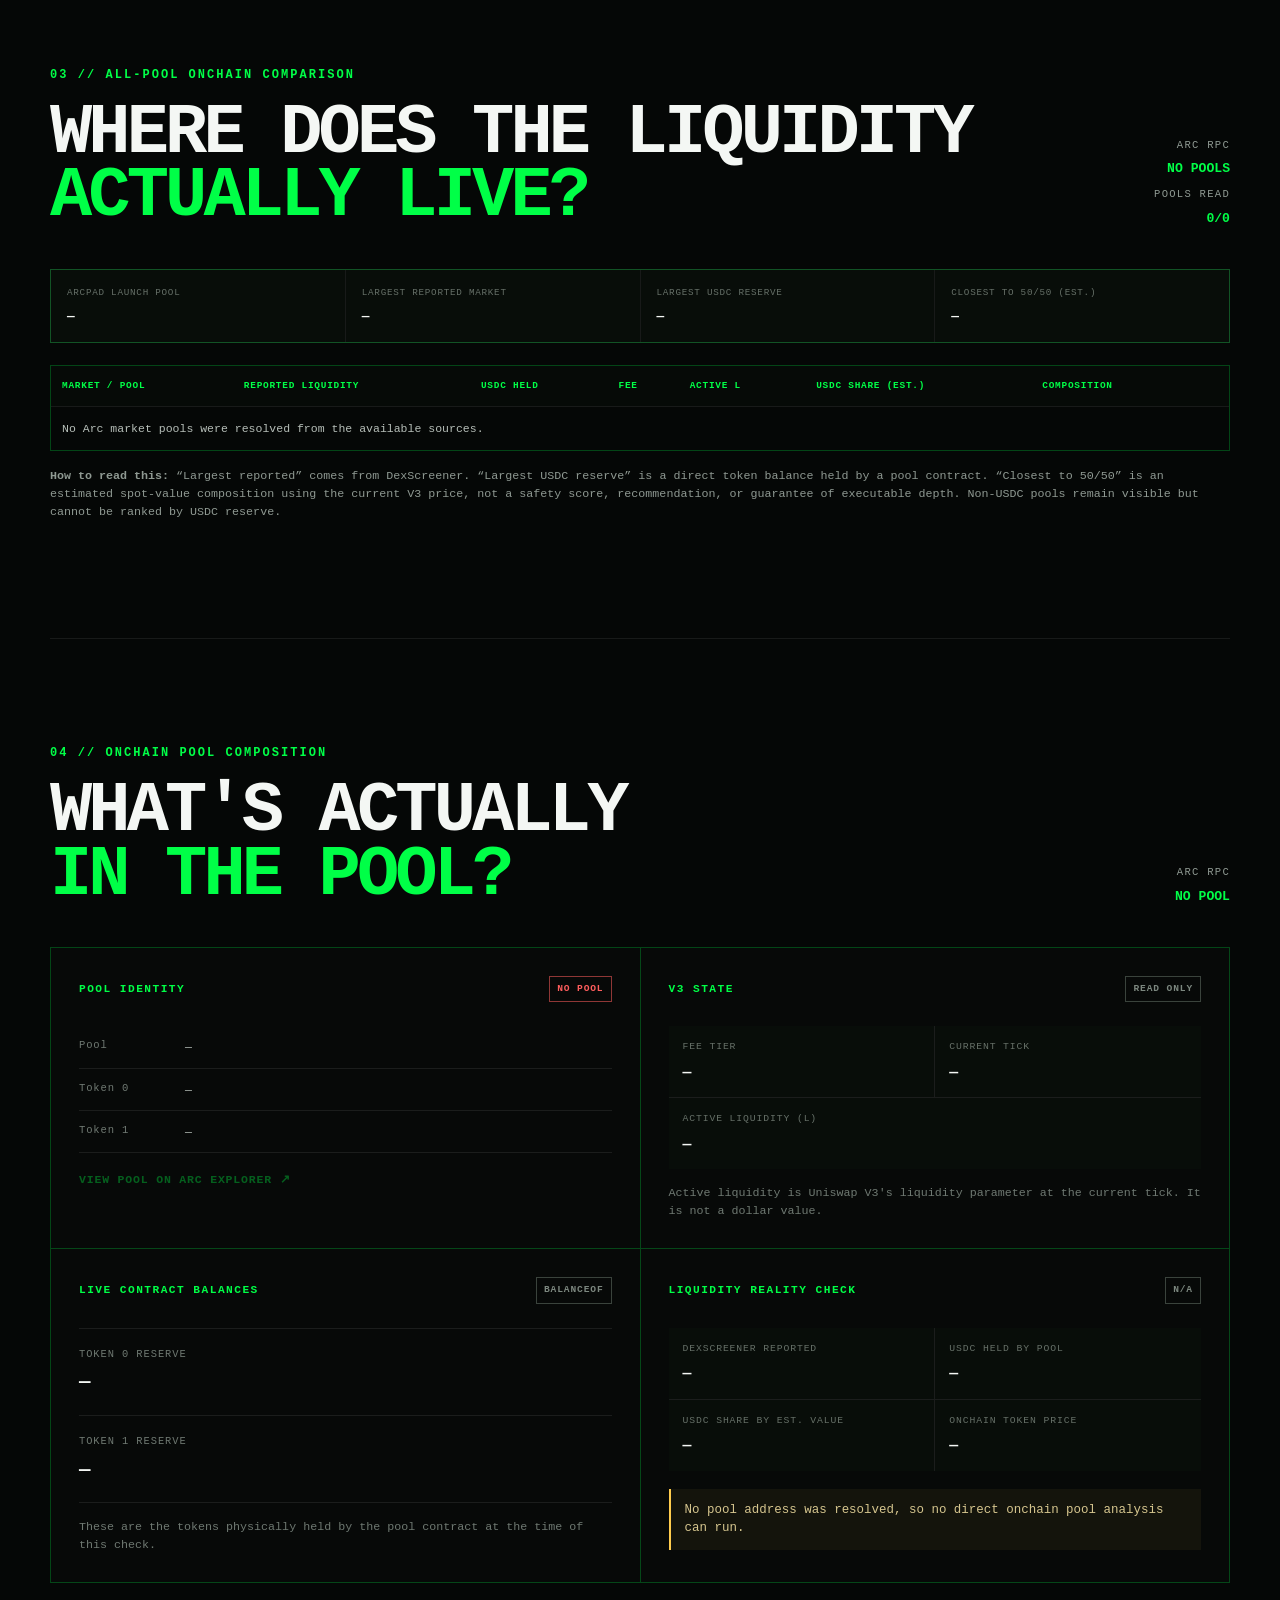
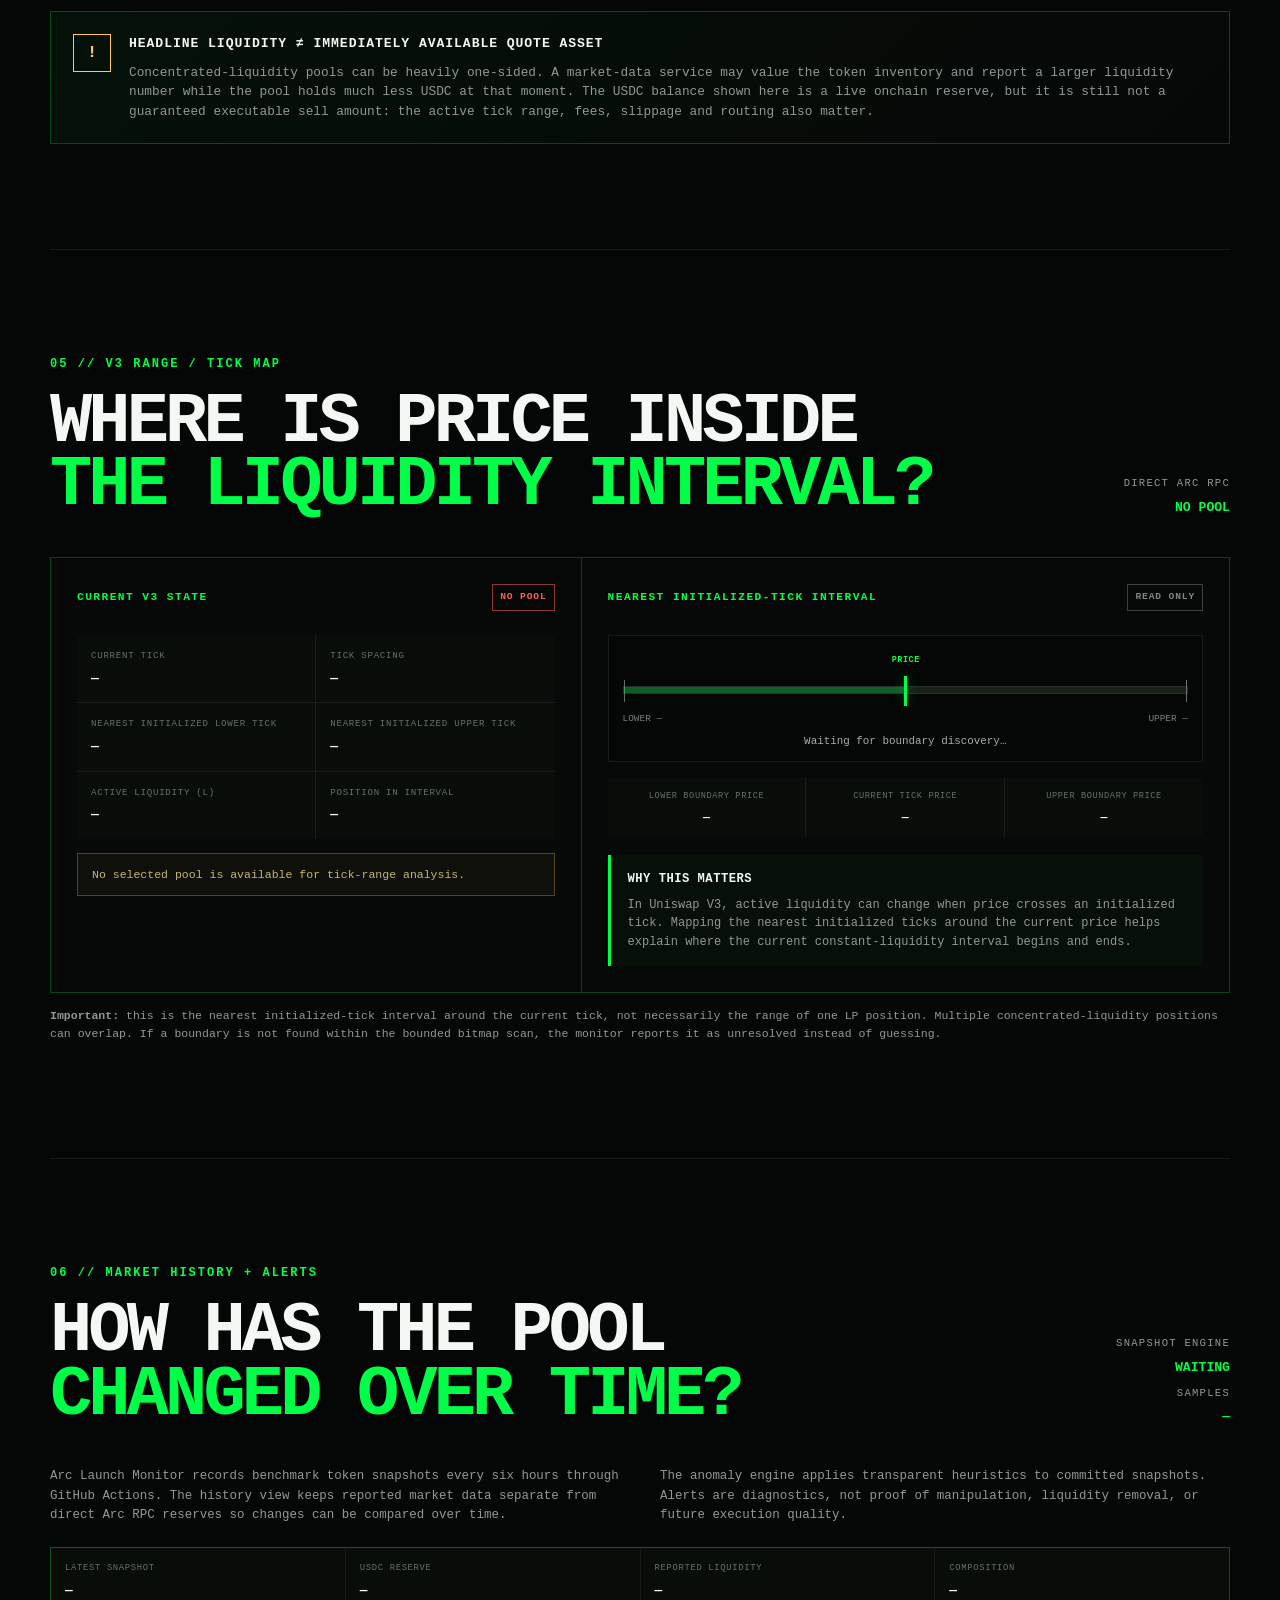
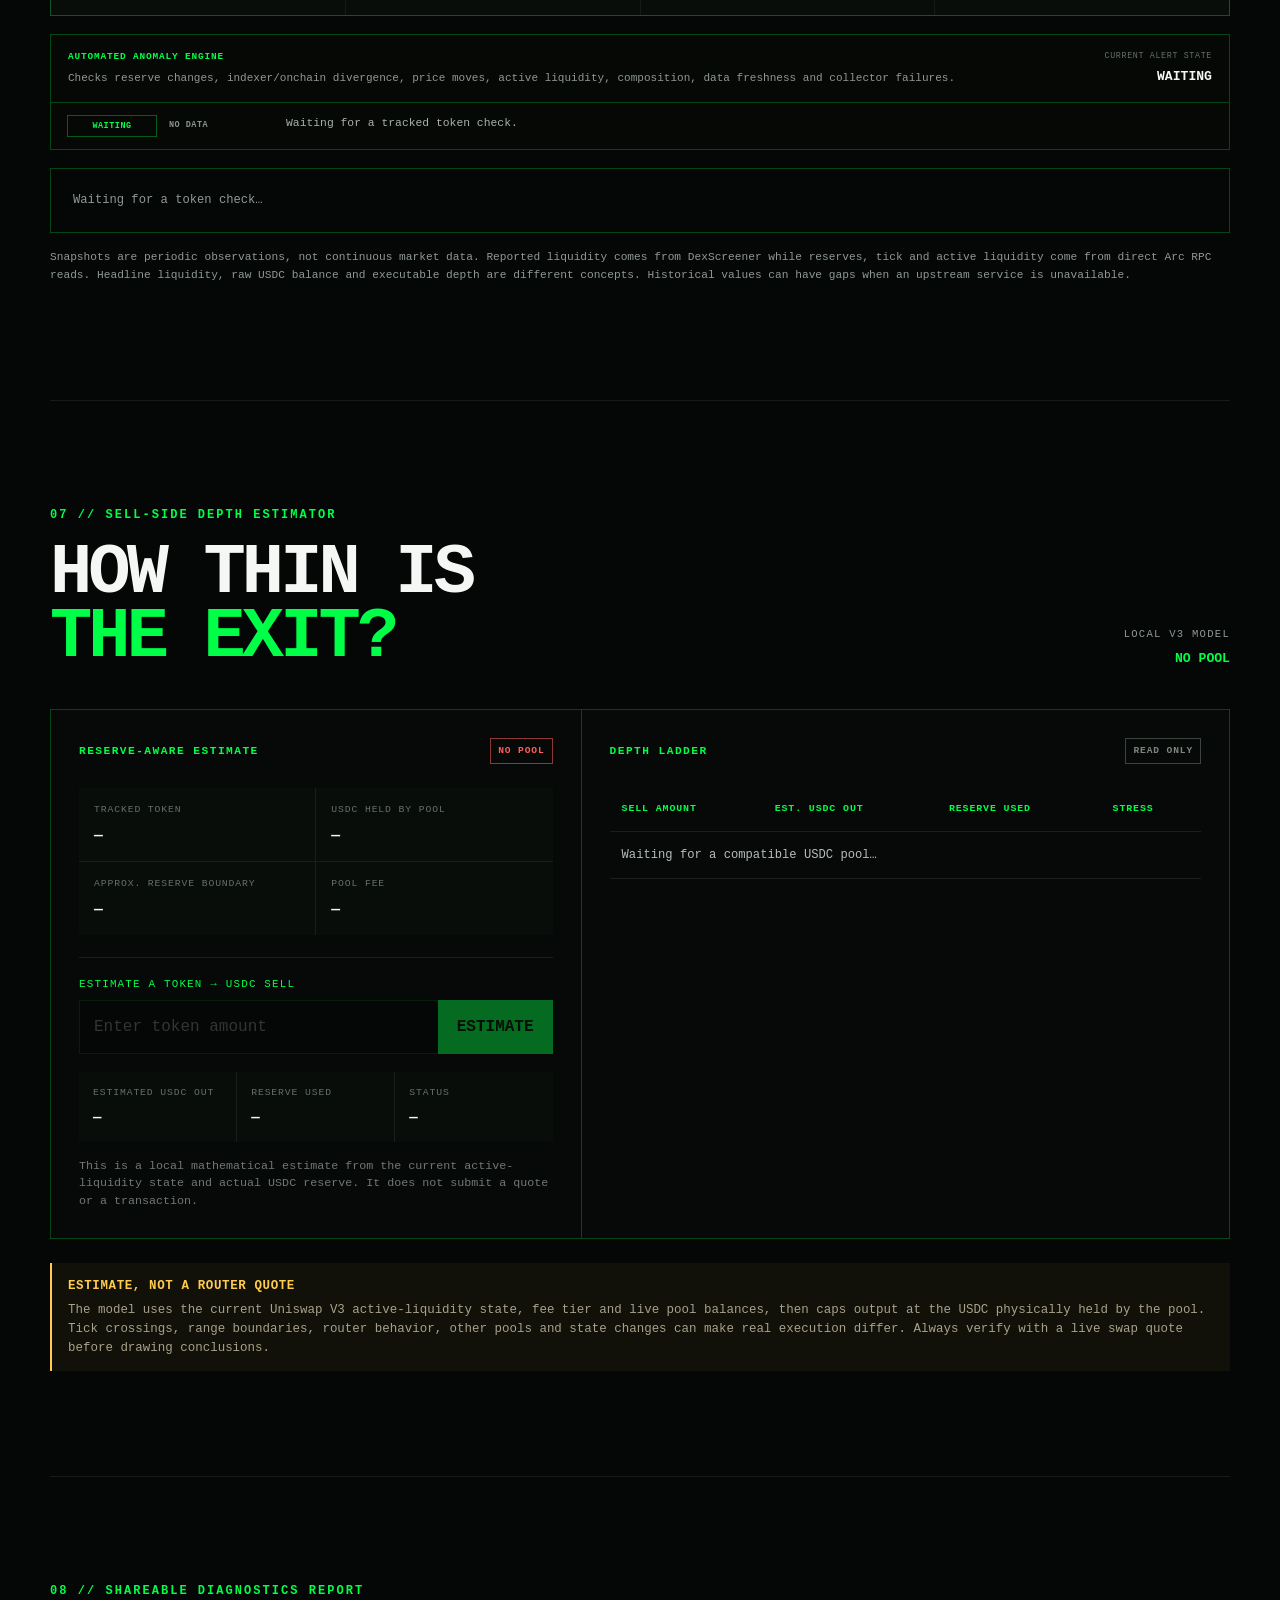
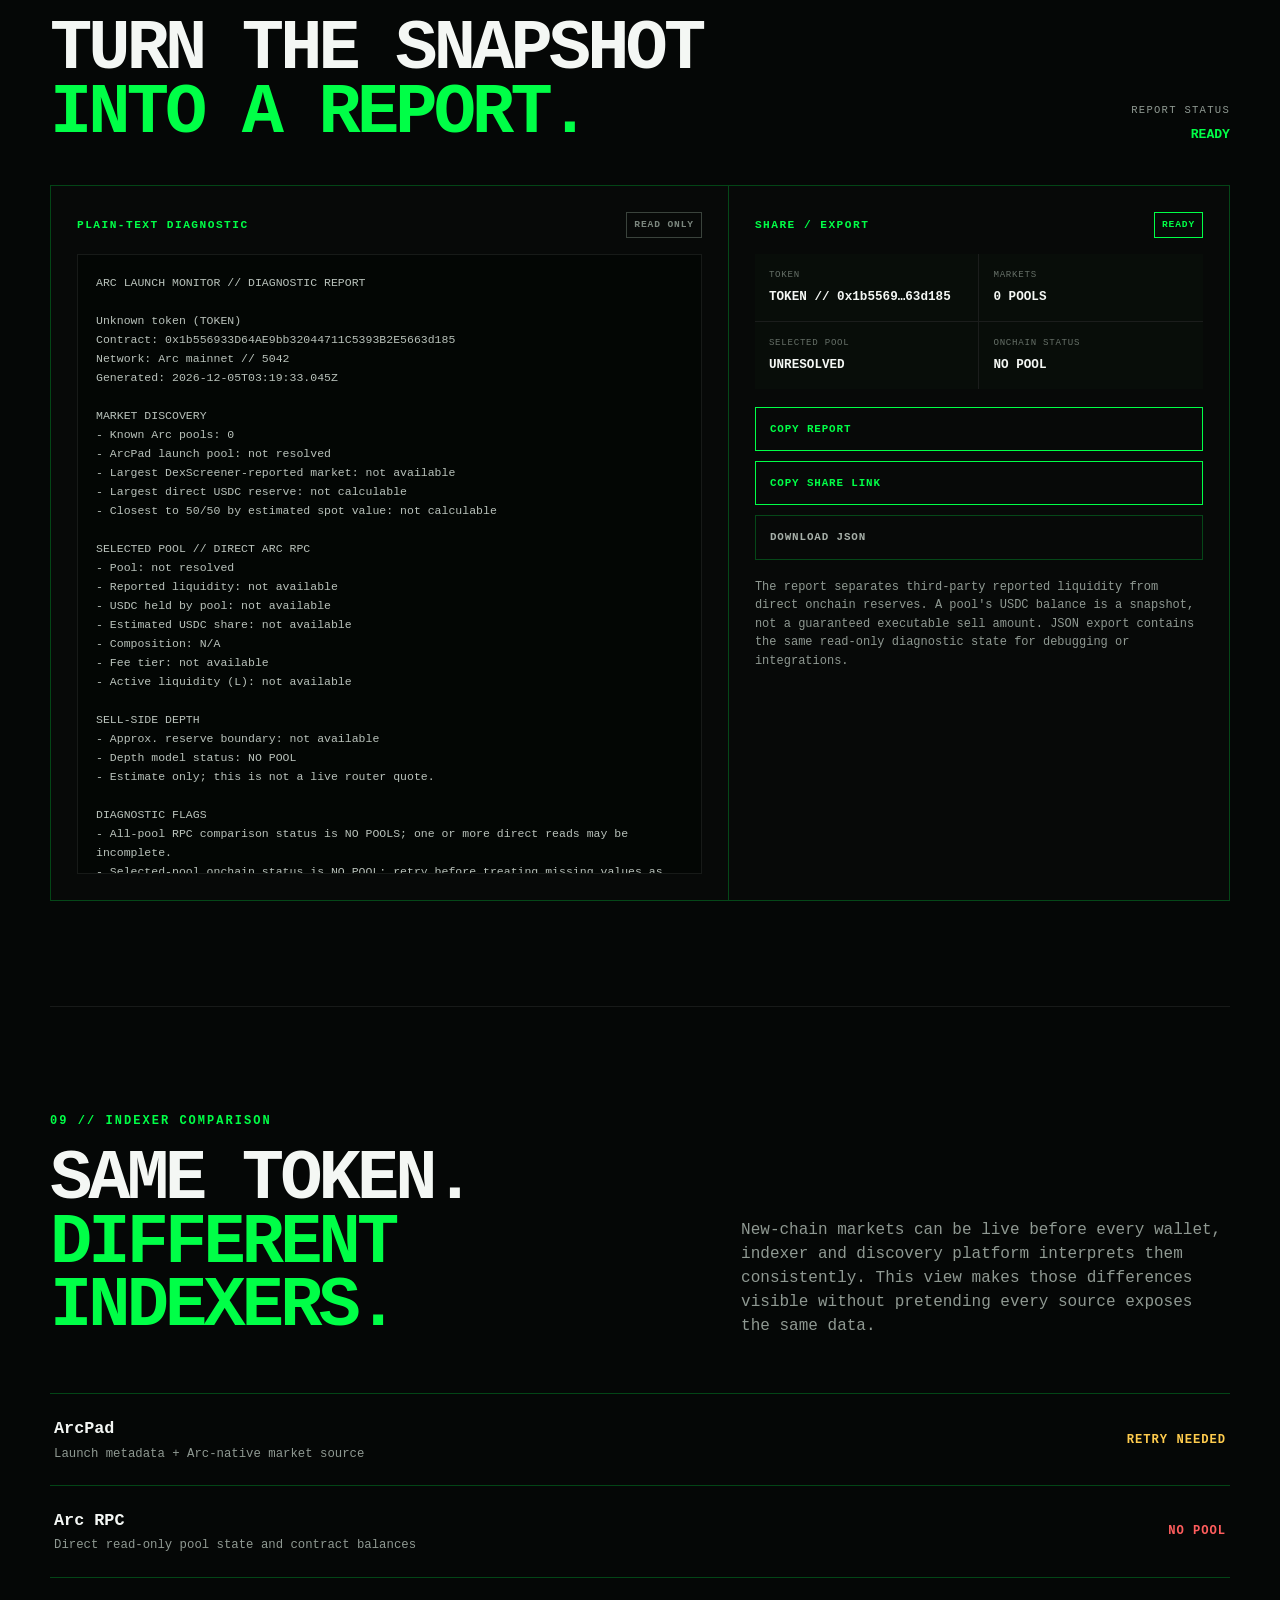
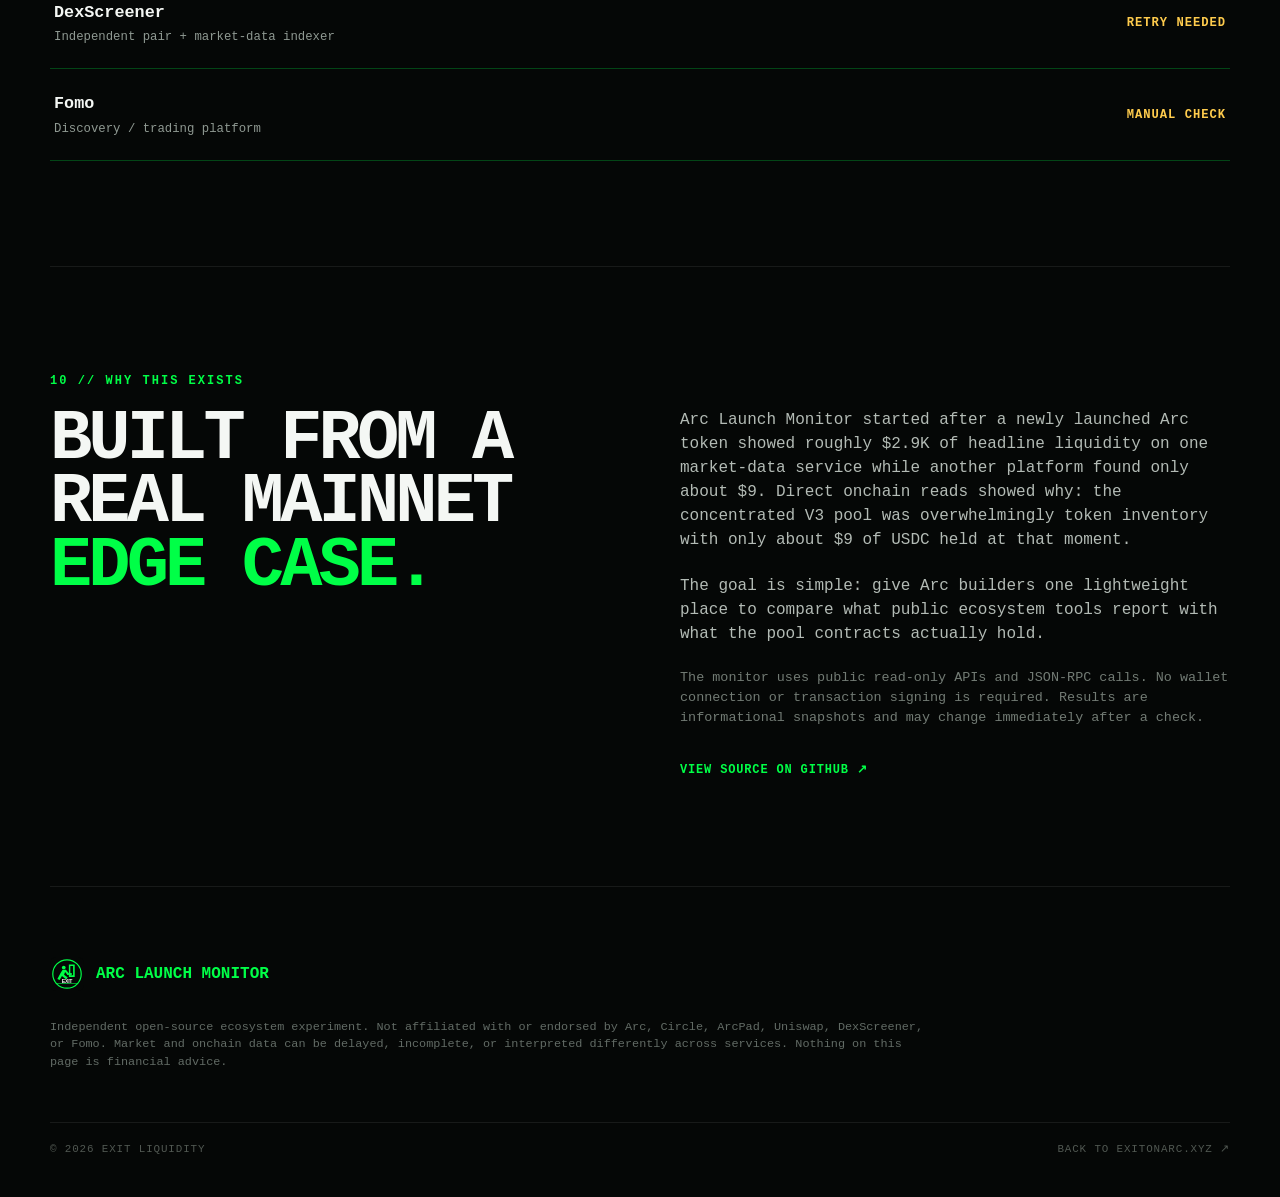
<file: monitor/index.html>
<!doctype html>
<html lang="en">
<head>
  <meta charset="utf-8" />
  <meta name="viewport" content="width=device-width, initial-scale=1" />
  <meta name="theme-color" content="#050706" />
  <meta name="description" content="Arc Launch Monitor compares ArcPad and DexScreener indexing with live onchain Uniswap V3 pool composition on Arc." />
  <meta property="og:title" content="Arc Launch Monitor | Exit on Arc" />
  <meta property="og:description" content="Track how an Arc token propagates across indexers and inspect its live onchain pool composition." />
  <meta property="og:type" content="website" />
  <meta property="og:url" content="https://exitonarc.xyz/monitor/" />
  <meta name="twitter:card" content="summary" />
  <title>Arc Launch Monitor | Exit on Arc</title>
  <link rel="icon" href="../logo.svg" type="image/svg+xml" />
  <link rel="stylesheet" href="monitor.css" />
  <link rel="stylesheet" href="markets.css" />
  <link rel="stylesheet" href="onchain.css" />
  <link rel="stylesheet" href="depth.css" />
</head>
<body>
  <div class="noise" aria-hidden="true"></div>
  <div class="scanline" aria-hidden="true"></div>

  <header class="site-header">
    <a class="brand" href="../" aria-label="Exit Liquidity home">
      <img src="../logo.svg" alt="" />
      <span>EXIT</span>
    </a>
    <nav class="nav" aria-label="Monitor navigation">
      <a href="../">Home</a>
      <a class="active" href="./">Monitor</a>
      <a href="https://github.com/bini1995/exit-on-arc" target="_blank" rel="noopener noreferrer">GitHub ↗</a>
    </nav>
    <div class="network-pill"><span></span> ARC // 5042</div>
  </header>

  <main>
    <section class="hero shell">
      <div class="hero-grid" aria-hidden="true"></div>
      <div class="hero-copy">
        <div class="eyebrow"><span class="status-dot"></span> OPEN-SOURCE ARC TOOLING EXPERIMENT</div>
        <h1>ARC LAUNCH<br /><span>MONITOR</span></h1>
        <p class="lede">Track how a token propagates across the Arc ecosystem — then compare headline market data with the pool's live onchain composition.</p>

        <form id="tokenForm" class="lookup" novalidate>
          <label for="tokenInput">ARC TOKEN CONTRACT</label>
          <div class="lookup-row">
            <input id="tokenInput" name="token" autocomplete="off" spellcheck="false" aria-describedby="inputHelp" />
            <button type="submit">CHECK TOKEN <span>↗</span></button>
          </div>
          <p id="inputHelp">Paste any 0x token contract. ArcPad + DexScreener + read-only Arc RPC checks run in your browser.</p>
        </form>

        <div class="quick-actions">
          <button id="loadExit" type="button">LOAD $EXIT DEMO</button>
          <button id="copyMonitorLink" type="button">COPY MONITOR LINK</button>
          <a id="arcscanLink" href="https://explorer.arc.io" target="_blank" rel="noopener noreferrer">OPEN ARC EXPLORER ↗</a>
        </div>
      </div>

      <aside class="terminal" aria-label="Launch monitor terminal">
        <div class="terminal-bar">
          <span></span><span></span><span></span>
          <b>monitor://arc/mainnet</b>
        </div>
        <div class="terminal-body" id="terminalBody">
          <p><em>&gt;</em> network <strong>ARC // 5042</strong></p>
          <p><em>&gt;</em> token <strong id="terminalToken">WAITING...</strong></p>
          <p><em>&gt;</em> arcpad <strong id="terminalArcPad">PENDING</strong></p>
          <p><em>&gt;</em> uniswap_v3 <strong id="terminalPool">PENDING</strong></p>
          <p><em>&gt;</em> onchain_pool <strong id="terminalOnchain">PENDING</strong></p>
          <p><em>&gt;</em> dexscreener <strong id="terminalDex">PENDING</strong></p>
          <p><em>&gt;</em> fomo <strong>MANUAL CHECK</strong></p>
          <p class="terminal-ready"><em>&gt;</em> status <strong id="terminalStatus">READY_</strong></p>
        </div>
      </aside>
    </section>

    <section class="strip" aria-label="Monitor capabilities">
      <div>LIVE ARCPAD METADATA <i>◆</i> MULTI-POOL DISCOVERY <i>◆</i> LIVE ARC RPC POOL READS <i>◆</i> SELL-SIDE DEPTH ESTIMATES <i>◆</i> NO WALLET REQUIRED <i>◆</i> READ ONLY <i>◆</i></div>
    </section>

    <section class="section shell" id="results">
      <div class="section-head">
        <div>
          <div class="kicker">01 // PROPAGATION STATUS</div>
          <h2 id="tokenTitle">CHECKING THE EXIT...</h2>
        </div>
        <div class="last-check">
          <span>LAST CHECKED</span>
          <strong id="lastChecked">—</strong>
        </div>
      </div>

      <div id="errorBox" class="error-box" hidden></div>

      <div class="status-grid">
        <article class="status-card" id="arcCard">
          <div class="status-card-top">
            <span class="card-label">ARC NETWORK</span>
            <span class="badge ok">TARGET</span>
          </div>
          <strong>CHAIN 5042</strong>
          <p>Monitor target: Arc public mainnet.</p>
          <div class="detail"><span>Contract</span><code id="arcContract">—</code></div>
          <a id="arcCardLink" class="card-link" href="https://explorer.arc.io" target="_blank" rel="noopener noreferrer">VIEW ON ARC EXPLORER ↗</a>
        </article>

        <article class="status-card" id="arcPadCard">
          <div class="status-card-top">
            <span class="card-label">ARCPAD</span>
            <span id="arcPadBadge" class="badge loading">CHECKING</span>
          </div>
          <strong id="arcPadHeadline">Looking for launch metadata</strong>
          <p id="arcPadCopy">Querying ArcPad's public developer API.</p>
          <div class="detail"><span>Pool</span><code id="arcPadPool">—</code></div>
          <div class="metrics compact">
            <div><span>Price</span><strong id="arcPadPrice">—</strong></div>
            <div><span>Market cap</span><strong id="arcPadMcap">—</strong></div>
          </div>
          <a id="arcPadLink" class="card-link disabled" href="#">OPEN ARCPAD ↗</a>
        </article>

        <article class="status-card" id="poolCard">
          <div class="status-card-top">
            <span class="card-label">UNISWAP V3</span>
            <span id="poolBadge" class="badge loading">CHECKING</span>
          </div>
          <strong id="poolHeadline">Resolving market</strong>
          <p id="poolCopy">Looking for an indexed pool associated with this contract.</p>
          <div class="detail"><span>Pool</span><code id="poolAddress">—</code></div>
          <button id="copyPool" class="card-link button-link" type="button" disabled>COPY POOL ADDRESS</button>
        </article>

        <article class="status-card" id="dexCard">
          <div class="status-card-top">
            <span class="card-label">DEXSCREENER</span>
            <span id="dexBadge" class="badge loading">CHECKING</span>
          </div>
          <strong id="dexHeadline">Searching indexed pairs</strong>
          <p id="dexCopy">Querying DexScreener's public market-data API. Its liquidity figure is shown as reported market liquidity, not guaranteed sell-side capacity.</p>
          <div class="metrics">
            <div><span>Reported liquidity</span><strong id="dexLiquidity">—</strong></div>
            <div><span>24h volume</span><strong id="dexVolume">—</strong></div>
            <div><span>Market cap</span><strong id="dexMcap">—</strong></div>
            <div><span>24h txns</span><strong id="dexTxns">—</strong></div>
          </div>
          <a id="dexLink" class="card-link disabled" href="#">OPEN DEXSCREENER ↗</a>
        </article>

        <article class="status-card manual-card" id="fomoCard">
          <div class="status-card-top">
            <span class="card-label">FOMO</span>
            <span class="badge warn">MANUAL</span>
          </div>
          <strong>External status check</strong>
          <p id="fomoCopy">Fomo does not currently expose an integration endpoint used by this monitor. Open Fomo and search the contract directly.</p>
          <div id="exitFomoNote" class="notice" hidden>
            $EXIT note: Fomo support reported a liquidity discrepancy on Sep 16, 2026. Compare that reading with the live onchain pool composition below.
          </div>
          <a class="card-link" href="https://fomo.family" target="_blank" rel="noopener noreferrer">OPEN FOMO ↗</a>
        </article>

        <article class="status-card summary-card">
          <div class="status-card-top">
            <span class="card-label">MONITOR SUMMARY</span>
            <span id="summaryBadge" class="badge loading">CHECKING</span>
          </div>
          <strong id="summaryHeadline">Running checks</strong>
          <p id="summaryCopy">Waiting for live sources to respond.</p>
          <div class="detail"><span>Token</span><code id="summaryToken">—</code></div>
          <button id="copyToken" class="card-link button-link" type="button">COPY TOKEN ADDRESS</button>
        </article>
      </div>
    </section>

    <section class="section shell markets-section" id="markets">
      <div class="section-head">
        <div>
          <div class="kicker">02 // MARKET DISCOVERY</div>
          <h2>ONE TOKEN.<br /><span>EVERY ARC MARKET.</span></h2>
        </div>
        <div class="markets-state">
          <span>DISCOVERY STATUS</span>
          <strong id="marketsStatus">WAITING</strong>
          <span style="margin-top:8px">KNOWN MARKETS</span>
          <strong id="marketsCount">—</strong>
        </div>
      </div>

      <div class="markets-intro">
        <p>DexScreener can return more than one Arc pool for the same token. The monitor now keeps those markets separate instead of silently treating the largest reported-liquidity pair as the whole market.</p>
        <p><strong>ArcPad launch</strong> identifies the launch pool when available. <strong>Top reported</strong> means the largest DexScreener-reported liquidity figure — not necessarily the best executable depth.</p>
      </div>

      <div class="markets-current">
        <div class="markets-current-mark">◎</div>
        <div><span>Currently analyzing</span><strong id="activeMarket">Waiting for market discovery…</strong></div>
      </div>

      <div id="marketsGrid" class="markets-grid">
        <div class="markets-empty">Waiting for DexScreener and ArcPad market data…</div>
      </div>
      <p class="markets-note">Select a pool to rerun the direct Arc RPC composition and sell-side depth analysis against that specific market. The selected pool is also added to the shareable URL.</p>
    </section>

    <section class="section shell onchain-section" id="onchain">
      <div class="section-head">
        <div>
          <div class="kicker">03 // ONCHAIN POOL COMPOSITION</div>
          <h2>WHAT'S ACTUALLY<br /><span>IN THE POOL?</span></h2>
        </div>
        <div class="onchain-state">
          <span>ARC RPC</span>
          <strong id="onchainStatus">WAITING</strong>
        </div>
      </div>

      <div id="onchainError" class="error-box" hidden></div>

      <div class="onchain-grid">
        <article class="chain-panel pool-identity">
          <div class="panel-top"><span>POOL IDENTITY</span><b id="onchainBadge" class="mini-badge loading">CHECKING</b></div>
          <div class="chain-row"><span>Pool</span><code id="chainPool">—</code></div>
          <div class="chain-row"><span>Token 0</span><code id="chainToken0">—</code></div>
          <div class="chain-row"><span>Token 1</span><code id="chainToken1">—</code></div>
          <a id="poolExplorerLink" class="chain-link disabled" href="#">VIEW POOL ON ARC EXPLORER ↗</a>
        </article>

        <article class="chain-panel">
          <div class="panel-top"><span>V3 STATE</span><b class="mini-badge neutral">READ ONLY</b></div>
          <div class="big-metrics">
            <div><span>Fee tier</span><strong id="chainFee">—</strong></div>
            <div><span>Current tick</span><strong id="chainTick">—</strong></div>
            <div class="wide"><span>Active liquidity (L)</span><strong id="chainActiveLiquidity">—</strong></div>
          </div>
          <p class="chain-help">Active liquidity is Uniswap V3's liquidity parameter at the current tick. It is not a dollar value.</p>
        </article>

        <article class="chain-panel reserve-panel">
          <div class="panel-top"><span>LIVE CONTRACT BALANCES</span><b class="mini-badge neutral">BALANCEOF</b></div>
          <div class="reserve-list">
            <div>
              <span id="reserve0Label">TOKEN 0 RESERVE</span>
              <strong id="reserve0">—</strong>
            </div>
            <div>
              <span id="reserve1Label">TOKEN 1 RESERVE</span>
              <strong id="reserve1">—</strong>
            </div>
          </div>
          <p class="chain-help">These are the tokens physically held by the pool contract at the time of this check.</p>
        </article>

        <article class="chain-panel comparison-panel">
          <div class="panel-top"><span>LIQUIDITY REALITY CHECK</span><b id="compositionBadge" class="mini-badge loading">CHECKING</b></div>
          <div class="reality-grid">
            <div><span>DexScreener reported</span><strong id="reportedLiquidity">—</strong></div>
            <div><span>USDC held by pool</span><strong id="usdcReserve">—</strong></div>
            <div><span>USDC share by est. value</span><strong id="usdcShare">—</strong></div>
            <div><span>Onchain token price</span><strong id="chainPrice">—</strong></div>
          </div>
          <div id="compositionWarning" class="composition-warning">Waiting for onchain pool data.</div>
        </article>
      </div>

      <div class="liquidity-explainer">
        <div class="explainer-mark">!</div>
        <div>
          <strong>HEADLINE LIQUIDITY ≠ IMMEDIATELY AVAILABLE QUOTE ASSET</strong>
          <p>Concentrated-liquidity pools can be heavily one-sided. A market-data service may value the token inventory and report a larger liquidity number while the pool holds much less USDC at that moment. The USDC balance shown here is a live onchain reserve, but it is still not a guaranteed executable sell amount: the active tick range, fees, slippage and routing also matter.</p>
        </div>
      </div>
    </section>

    <section class="section shell depth-section" id="depth">
      <div class="section-head">
        <div>
          <div class="kicker">04 // SELL-SIDE DEPTH ESTIMATOR</div>
          <h2>HOW THIN IS<br /><span>THE EXIT?</span></h2>
        </div>
        <div class="depth-state">
          <span>LOCAL V3 MODEL</span>
          <strong id="depthStatus">WAITING</strong>
        </div>
      </div>

      <div id="depthError" class="error-box" hidden></div>

      <div class="depth-grid">
        <article class="depth-panel">
          <div class="panel-top"><span>RESERVE-AWARE ESTIMATE</span><b id="depthBadge" class="mini-badge loading">WAITING</b></div>
          <div class="depth-summary">
            <div><span>Tracked token</span><strong id="depthToken">—</strong></div>
            <div><span>USDC held by pool</span><strong id="depthReserve">—</strong></div>
            <div><span>Approx. reserve boundary</span><strong id="depthBoundary">—</strong></div>
            <div><span>Pool fee</span><strong id="depthFee">—</strong></div>
          </div>

          <form id="depthForm" class="depth-form">
            <label for="depthAmount">ESTIMATE A TOKEN → USDC SELL</label>
            <div class="depth-input-row">
              <input id="depthAmount" type="number" min="0" step="any" placeholder="Enter token amount" disabled />
              <button id="depthSubmit" type="submit" disabled>ESTIMATE</button>
            </div>
          </form>

          <div class="depth-result">
            <div><span>Estimated USDC out</span><strong id="depthEstimateOut">—</strong></div>
            <div><span>Reserve used</span><strong id="depthEstimateUsage">—</strong></div>
            <div><span>Status</span><strong id="depthEstimateStatus" class="depth-result-status">—</strong></div>
          </div>
          <p class="chain-help">This is a local mathematical estimate from the current active-liquidity state and actual USDC reserve. It does not submit a quote or a transaction.</p>
        </article>

        <article class="depth-panel">
          <div class="panel-top"><span>DEPTH LADDER</span><b class="mini-badge neutral">READ ONLY</b></div>
          <div class="depth-table-wrap">
            <table class="depth-table">
              <thead><tr><th>Sell amount</th><th>Est. USDC out</th><th>Reserve used</th><th>Stress</th></tr></thead>
              <tbody id="depthRows"><tr><td colspan="4">Waiting for a compatible USDC pool…</td></tr></tbody>
            </table>
          </div>
        </article>
      </div>

      <div class="depth-note">
        <strong>ESTIMATE, NOT A ROUTER QUOTE</strong>
        <p>The model uses the current Uniswap V3 active-liquidity state, fee tier and live pool balances, then caps output at the USDC physically held by the pool. Tick crossings, range boundaries, router behavior, other pools and state changes can make real execution differ. Always verify with a live swap quote before drawing conclusions.</p>
      </div>
    </section>

    <section class="section shell compare-section">
      <div class="kicker">05 // INDEXER COMPARISON</div>
      <div class="compare-intro">
        <h2>SAME TOKEN.<br /><span>DIFFERENT INDEXERS.</span></h2>
        <p>New-chain markets can be live before every wallet, indexer and discovery platform interprets them consistently. This view makes those differences visible without pretending every source exposes the same data.</p>
      </div>

      <div class="comparison" id="comparison">
        <div class="compare-row">
          <div><strong>ArcPad</strong><span>Launch metadata + Arc-native market source</span></div>
          <b id="compareArcPad" class="compare-status loading-text">CHECKING...</b>
        </div>
        <div class="compare-row">
          <div><strong>Arc RPC</strong><span>Direct read-only pool state and contract balances</span></div>
          <b id="compareOnchain" class="compare-status loading-text">CHECKING...</b>
        </div>
        <div class="compare-row">
          <div><strong>DexScreener</strong><span>Independent pair + market-data indexer</span></div>
          <b id="compareDex" class="compare-status loading-text">CHECKING...</b>
        </div>
        <div class="compare-row">
          <div><strong>Fomo</strong><span>Discovery / trading platform</span></div>
          <b class="compare-status warn-text">MANUAL CHECK</b>
        </div>
      </div>
    </section>

    <section class="section shell about-section">
      <div class="kicker">06 // WHY THIS EXISTS</div>
      <div class="about-grid">
        <h2>BUILT FROM A<br />REAL MAINNET<br /><span>EDGE CASE.</span></h2>
        <div>
          <p>Arc Launch Monitor started after a newly launched Arc token showed roughly $2.9K of headline liquidity on one market-data service while another platform found only about $9. Direct onchain reads showed why: the concentrated V3 pool was overwhelmingly token inventory with only about $9 of USDC held at that moment.</p>
          <p>The goal is simple: give Arc builders one lightweight place to compare what public ecosystem tools report with what the pool contracts actually hold.</p>
          <p class="muted">The monitor uses public read-only APIs and JSON-RPC calls. No wallet connection or transaction signing is required. Results are informational snapshots and may change immediately after a check.</p>
          <a class="source-link" href="https://github.com/bini1995/exit-on-arc" target="_blank" rel="noopener noreferrer">VIEW SOURCE ON GITHUB ↗</a>
        </div>
      </div>
    </section>
  </main>

  <footer class="footer shell">
    <div class="footer-brand"><img src="../logo.svg" alt="" /><strong>ARC LAUNCH MONITOR</strong></div>
    <p>Independent open-source ecosystem experiment. Not affiliated with or endorsed by Arc, Circle, ArcPad, Uniswap, DexScreener, or Fomo. Market and onchain data can be delayed, incomplete, or interpreted differently across services. Nothing on this page is financial advice.</p>
    <div class="footer-bottom"><span>© 2026 EXIT LIQUIDITY</span><a href="../">BACK TO EXITONARC.XYZ ↗</a></div>
  </footer>

  <div id="toast" class="toast" role="status" aria-live="polite">COPIED</div>
  <script src="monitor.js"></script>
  <script src="onchain.js"></script>
  <script src="depth.js"></script>
  <script src="diagnostics.js"></script>
</body>
</html>
</file>
<file: styles.css>
:root {
  --bg: #050706;
  --panel: #090d0a;
  --panel-2: #0d120f;
  --text: #f4f7f4;
  --muted: #8f9992;
  --green: #00ff47;
  --green-soft: rgba(0, 255, 71, 0.18);
  --line: rgba(0, 255, 71, 0.26);
  --line-soft: rgba(255, 255, 255, 0.08);
  --max: 1180px;
}

* { box-sizing: border-box; }
html { scroll-behavior: smooth; }
body {
  margin: 0;
  background: var(--bg);
  color: var(--text);
  font-family: ui-monospace, SFMono-Regular, Menlo, Monaco, Consolas, "Liberation Mono", monospace;
  line-height: 1.5;
  overflow-x: hidden;
}

body::before {
  content: "";
  position: fixed;
  inset: 0;
  z-index: -3;
  background:
    radial-gradient(circle at 15% 20%, rgba(0,255,71,.09), transparent 28%),
    radial-gradient(circle at 80% 15%, rgba(0,255,71,.05), transparent 25%),
    linear-gradient(#050706,#050706);
}

.noise {
  position: fixed;
  inset: 0;
  z-index: -1;
  pointer-events: none;
  opacity: .12;
  background-image: url("data:image/svg+xml,%3Csvg viewBox='0 0 180 180' xmlns='http://www.w3.org/2000/svg'%3E%3Cfilter id='n'%3E%3CfeTurbulence type='fractalNoise' baseFrequency='.9' numOctaves='3' stitchTiles='stitch'/%3E%3C/filter%3E%3Crect width='100%25' height='100%25' filter='url(%23n)' opacity='.18'/%3E%3C/svg%3E");
}

.scanline {
  position: fixed;
  inset: 0;
  z-index: -2;
  pointer-events: none;
  background: repeating-linear-gradient(to bottom, transparent 0, transparent 4px, rgba(0,255,71,.015) 5px);
}

a { color: inherit; text-decoration: none; }
button, a { -webkit-tap-highlight-color: transparent; }

.section-shell { width: min(var(--max), calc(100% - 40px)); margin: 0 auto; }
.section { padding: 110px 0; border-top: 1px solid var(--line-soft); }
.section-kicker { color: var(--green); font-size: .78rem; letter-spacing: .18em; font-weight: 700; margin-bottom: 26px; }

.site-header {
  position: sticky;
  top: 0;
  z-index: 40;
  height: 74px;
  display: grid;
  grid-template-columns: 1fr auto 1fr;
  align-items: center;
  padding: 0 max(24px, calc((100vw - var(--max))/2));
  background: rgba(5,7,6,.88);
  backdrop-filter: blur(16px);
  border-bottom: 1px solid var(--line);
}

.brand { display: inline-flex; align-items: center; gap: 10px; font-weight: 900; letter-spacing: .08em; color: var(--green); width: max-content; }
.brand img { width: 30px; height: 30px; }
.nav { display: flex; gap: 34px; color: #98a19b; font-size: .78rem; letter-spacing: .15em; text-transform: uppercase; }
.nav a:hover { color: var(--green); }
.site-header > .button { justify-self: end; }

.button {
  display: inline-flex;
  align-items: center;
  justify-content: center;
  gap: 10px;
  min-height: 52px;
  padding: 0 24px;
  border: 1px solid var(--green);
  font-weight: 800;
  letter-spacing: .06em;
  text-transform: uppercase;
  font-size: .84rem;
  transition: .2s ease;
}
.button:hover { transform: translateY(-2px); }
.button-primary { color: #001a07; background: var(--green); box-shadow: 0 0 30px rgba(0,255,71,.25); }
.button-primary:hover { box-shadow: 0 0 45px rgba(0,255,71,.38); }
.button-ghost { color: var(--green); background: rgba(0,255,71,.015); }
.button-ghost:hover { background: rgba(0,255,71,.08); }
.button-small { min-height: 44px; padding: 0 18px; }

.hero {
  min-height: calc(100vh - 74px);
  display: grid;
  grid-template-columns: 1.35fr .65fr;
  gap: 60px;
  align-items: center;
  position: relative;
  padding-top: 90px;
  padding-bottom: 90px;
}
.hero-grid {
  position: absolute;
  inset: 0 calc((100vw - 100%)/-2);
  z-index: -1;
  opacity: .34;
  background-image: linear-gradient(rgba(0,255,71,.08) 1px, transparent 1px), linear-gradient(90deg, rgba(0,255,71,.08) 1px, transparent 1px);
  background-size: 82px 82px;
  mask-image: linear-gradient(to bottom, black, transparent 95%);
}
.eyebrow { color: var(--green); font-size: .82rem; letter-spacing: .18em; font-weight: 800; margin-bottom: 26px; display: flex; gap: 10px; align-items: center; }
.status-dot { width: 7px; height: 7px; border-radius: 50%; background: var(--green); box-shadow: 0 0 14px var(--green); }
.hero h1 { margin: 0; font-size: clamp(4.4rem, 9vw, 9.5rem); line-height: .79; letter-spacing: -.075em; text-transform: uppercase; text-shadow: 0 0 30px rgba(0,255,71,.18); }
.hero-tagline { margin: 42px 0 0; font-size: clamp(1.25rem, 2.2vw, 2rem); line-height: 1.12; font-weight: 800; letter-spacing: .025em; }
.hero-sub { color: var(--muted); margin: 18px 0 32px; font-size: 1rem; }
.hero-actions { display: flex; flex-wrap: wrap; gap: 14px; margin-bottom: 34px; }

.contract-card {
  max-width: 720px;
  display: flex;
  align-items: center;
  justify-content: space-between;
  gap: 20px;
  padding: 18px 18px 18px 20px;
  border: 1px solid var(--line);
  background: rgba(0,255,71,.025);
}
.contract-label { display: block; color: var(--green); font-size: .68rem; letter-spacing: .13em; margin-bottom: 7px; }
.contract-card code { color: #b5bdb7; font-size: .78rem; word-break: break-all; }
.copy-button { border: 1px solid var(--green); background: transparent; color: var(--green); padding: 11px 15px; font: inherit; cursor: pointer; font-size: .72rem; font-weight: 800; }
.copy-button:hover { background: var(--green); color: #001a07; }

.hero-mark { align-self: center; }
.mark-frame { border: 1px solid var(--line); background: linear-gradient(180deg, rgba(0,255,71,.06), rgba(0,255,71,.01)); padding: 30px; transform: rotate(1.5deg); box-shadow: 0 0 80px rgba(0,255,71,.08); }
.mark-frame img { width: 100%; display: block; filter: drop-shadow(0 0 34px rgba(0,255,71,.3)); }
.mark-meta { display: flex; justify-content: space-between; gap: 12px; margin-top: 24px; color: var(--green); font-size: .68rem; letter-spacing: .12em; }

.ticker-strip { overflow: hidden; border-top: 1px solid var(--line); border-bottom: 1px solid var(--line); padding: 14px 0; background: #061108; }
.ticker-track { width: max-content; display: flex; gap: 24px; align-items: center; animation: ticker 28s linear infinite; color: var(--green); font-size: .76rem; letter-spacing: .14em; font-weight: 800; }
.ticker-track i { opacity: .5; font-style: normal; }
@keyframes ticker { to { transform: translateX(-50%); } }

.thesis-layout { display: grid; grid-template-columns: 1.05fr .95fr; gap: 80px; align-items: start; }
.thesis-layout h2, .section-heading h2, .culture-title h2, .market-copy h2, .community-inner h2 { margin: 0; font-size: clamp(2.7rem, 6vw, 6.3rem); line-height: .92; letter-spacing: -.055em; }
.thesis-layout h2 span { color: var(--green); }
.thesis-copy { color: #b7bdb9; font-size: 1.03rem; max-width: 580px; }
.thesis-copy p { margin: 0 0 24px; }
.thesis-copy strong { color: var(--text); }
.manifesto { margin-top: 100px; padding-top: 42px; border-top: 1px solid var(--line); font-size: clamp(3rem, 7vw, 7.7rem); line-height: .84; letter-spacing: -.065em; font-weight: 900; }
.manifesto span, .manifesto strong { display: block; }
.manifesto span { color: var(--green); }

.section-heading { display: flex; justify-content: space-between; gap: 60px; align-items: end; margin-bottom: 48px; }
.section-heading p { color: var(--muted); max-width: 420px; margin: 0; }
.facts-grid { display: grid; grid-template-columns: repeat(3, 1fr); border-top: 1px solid var(--line); border-left: 1px solid var(--line); }
.fact-card { min-height: 190px; padding: 28px; border-right: 1px solid var(--line); border-bottom: 1px solid var(--line); background: rgba(255,255,255,.012); }
.fact-card:hover { background: rgba(0,255,71,.04); }
.fact-card span { display: block; color: var(--green); font-size: .72rem; letter-spacing: .13em; font-weight: 800; margin-bottom: 22px; }
.fact-card strong { display: block; font-size: 1.05rem; }
.fact-card p { color: var(--muted); font-size: .86rem; margin: 10px 0 0; }

.culture-section { background: var(--green); color: #021005; }
.culture-section .section-kicker { color: #021005; opacity: .62; }
.culture-title { display: flex; align-items: end; justify-content: space-between; gap: 60px; }
.culture-title p { max-width: 420px; font-weight: 700; }
.exit-lines { margin-top: 70px; border-top: 1px solid rgba(0,0,0,.3); }
.exit-lines div { display: flex; align-items: center; justify-content: space-between; gap: 20px; padding: 22px 4px; border-bottom: 1px solid rgba(0,0,0,.24); font-size: clamp(1rem, 2vw, 1.45rem); }
.exit-lines strong { font-size: clamp(1.6rem, 4vw, 3.2rem); }

.market-card { display: grid; grid-template-columns: 1fr 1fr; gap: 50px; padding: 42px; border: 1px solid var(--line); background: linear-gradient(135deg, rgba(0,255,71,.055), rgba(255,255,255,.008)); }
.market-copy p { color: var(--muted); max-width: 520px; margin: 26px 0; }
.market-actions { display: flex; gap: 12px; flex-wrap: wrap; }
.market-terminal { border: 1px solid var(--line); background: #020503; box-shadow: inset 0 0 50px rgba(0,255,71,.035); }
.terminal-bar { display: flex; align-items: center; gap: 8px; height: 44px; padding: 0 15px; border-bottom: 1px solid var(--line); color: #6d766f; font-size: .69rem; }
.terminal-bar span { width: 8px; height: 8px; border-radius: 50%; border: 1px solid rgba(255,255,255,.25); }
.terminal-bar b { margin-left: auto; font-weight: 400; }
.terminal-body { padding: 24px; color: #9aa49c; }
.terminal-body p { display: flex; justify-content: space-between; gap: 18px; border-bottom: 1px solid rgba(255,255,255,.05); padding: 10px 0; margin: 0; }
.terminal-body em { color: var(--green); font-style: normal; }
.terminal-body strong { color: var(--text); }
.terminal-ready strong { color: var(--green); }

.community-section { border-top: 1px solid var(--line); border-bottom: 1px solid var(--line); background: #071009; }
.community-inner { display: grid; grid-template-columns: .8fr 1.2fr; gap: 80px; align-items: center; }
.community-actions { border-top: 1px solid var(--line); }
.community-link { display: flex; justify-content: space-between; align-items: center; padding: 24px 0; border-bottom: 1px solid var(--line); font-weight: 800; letter-spacing: .06em; }
.community-link b { color: var(--green); font-size: 1.5rem; transition: transform .2s ease; }
.community-link:hover { color: var(--green); }
.community-link:hover b { transform: translate(4px,-4px); }

.footer { padding-top: 70px; padding-bottom: 40px; }
.footer-brand { display: flex; align-items: center; gap: 12px; color: var(--green); }
.footer-brand img { width: 34px; height: 34px; }
.footer > p { color: #626b65; font-size: .74rem; max-width: 820px; margin: 28px 0 60px; }
.footer-bottom { display: flex; justify-content: space-between; gap: 18px; padding-top: 18px; border-top: 1px solid var(--line-soft); color: #515852; font-size: .68rem; letter-spacing: .1em; }

.toast { position: fixed; right: 22px; bottom: 22px; z-index: 100; color: #001a07; background: var(--green); padding: 13px 16px; font-size: .72rem; font-weight: 900; letter-spacing: .08em; transform: translateY(100px); opacity: 0; transition: .25s ease; }
.toast.show { transform: translateY(0); opacity: 1; }

.reveal { opacity: 0; transform: translateY(16px); transition: opacity .6s ease, transform .6s ease; }
.reveal.visible { opacity: 1; transform: none; }

@media (max-width: 960px) {
  .site-header { grid-template-columns: 1fr auto; }
  .nav { display: none; }
  .hero { grid-template-columns: 1fr; min-height: auto; }
  .hero-mark { max-width: 480px; }
  .thesis-layout, .market-card, .community-inner { grid-template-columns: 1fr; }
  .facts-grid { grid-template-columns: repeat(2, 1fr); }
  .culture-title, .section-heading { align-items: start; flex-direction: column; }
}

@media (max-width: 640px) {
  .section-shell { width: min(100% - 26px, var(--max)); }
  .site-header { height: 64px; padding: 0 13px; }
  .site-header > .button { font-size: .68rem; padding: 0 12px; min-height: 40px; }
  .brand span { font-size: .88rem; }
  .hero { padding-top: 64px; padding-bottom: 70px; gap: 42px; }
  .hero h1 { font-size: clamp(4rem, 23vw, 6.6rem); }
  .hero-tagline { margin-top: 30px; }
  .hero-actions .button { width: 100%; }
  .contract-card { align-items: stretch; flex-direction: column; }
  .copy-button { width: 100%; }
  .mark-frame { padding: 20px; }
  .section { padding: 80px 0; }
  .thesis-layout { gap: 38px; }
  .manifesto { margin-top: 65px; font-size: clamp(3rem, 16vw, 5rem); }
  .facts-grid { grid-template-columns: 1fr; }
  .fact-card { min-height: 150px; }
  .market-card { padding: 24px; }
  .terminal-body p { flex-direction: column; gap: 3px; }
  .exit-lines div { align-items: flex-start; flex-direction: column; }
  .footer-bottom { flex-direction: column; }
}

@media (prefers-reduced-motion: reduce) {
  html { scroll-behavior: auto; }
  *, *::before, *::after { animation-duration: .001ms !important; animation-iteration-count: 1 !important; transition-duration: .001ms !important; }
  .reveal { opacity: 1; transform: none; }
}
</file>
<file: founding.css>
@import url("founding-verification.css");
@import url("founding-eligibility.css");

.founding-section {
  position: relative;
  overflow: hidden;
  background:
    linear-gradient(135deg, rgba(0, 255, 71, .055), transparent 42%),
    #060a07;
}

.founding-section::before {
  content: "25";
  position: absolute;
  right: -2vw;
  top: 32px;
  color: rgba(0, 255, 71, .035);
  font-size: clamp(12rem, 28vw, 28rem);
  font-weight: 900;
  line-height: .8;
  letter-spacing: -.09em;
  pointer-events: none;
}

.founding-heading {
  position: relative;
  display: grid;
  grid-template-columns: 1.05fr .95fr;
  gap: 70px;
  align-items: end;
  margin-bottom: 52px;
}

.founding-heading h2 {
  margin: 0;
  font-size: clamp(3rem, 6.5vw, 6.8rem);
  line-height: .87;
  letter-spacing: -.06em;
}

.founding-heading h2 span { color: var(--green); }

.founding-intro {
  color: #aab3ac;
  max-width: 580px;
  margin: 0;
  font-size: .98rem;
  line-height: 1.65;
}

.founding-grid {
  position: relative;
  display: grid;
  grid-template-columns: 1.05fr .95fr;
  border: 1px solid var(--line);
  background: rgba(255, 255, 255, .008);
}

.founding-progress-panel,
.founding-rules-panel {
  padding: 34px;
}

.founding-rules-panel {
  border-left: 1px solid var(--line);
  background: rgba(0, 255, 71, .02);
}

.founding-panel-label {
  display: block;
  color: var(--green);
  font-size: .68rem;
  font-weight: 800;
  letter-spacing: .14em;
  text-transform: uppercase;
  margin-bottom: 18px;
}

.founding-count {
  display: flex;
  align-items: baseline;
  gap: 12px;
  margin-bottom: 6px;
}

.founding-count strong {
  font-size: clamp(3.8rem, 8vw, 7.4rem);
  line-height: .85;
  letter-spacing: -.065em;
  color: var(--green);
}

.founding-count span {
  color: #6d776f;
  font-size: 1.1rem;
  font-weight: 800;
}

.founding-count-copy {
  margin: 0 0 25px;
  color: var(--muted);
  font-size: .8rem;
}

.founding-progress {
  height: 12px;
  border: 1px solid var(--line);
  background: #020503;
  overflow: hidden;
}

.founding-progress > span {
  display: block;
  width: 0;
  height: 100%;
  background: var(--green);
  box-shadow: 0 0 22px rgba(0, 255, 71, .42);
  transition: width .45s ease;
}

.founding-live-grid {
  display: grid;
  grid-template-columns: repeat(3, 1fr);
  gap: 1px;
  margin-top: 28px;
  background: var(--line-soft);
  border: 1px solid var(--line-soft);
}

.founding-live-grid > div {
  min-width: 0;
  background: #070b08;
  padding: 16px;
}

.founding-live-grid span {
  display: block;
  color: #687169;
  font-size: .57rem;
  letter-spacing: .08em;
  text-transform: uppercase;
  margin-bottom: 7px;
}

.founding-live-grid strong {
  display: block;
  font-size: .82rem;
  word-break: break-word;
}

.founding-live-grid strong.live { color: var(--green); }
.founding-live-grid strong.warn { color: #ffcc4d; }

.founding-rules {
  list-style: none;
  margin: 0;
  padding: 0;
  border-top: 1px solid var(--line-soft);
}

.founding-rules li {
  position: relative;
  padding: 15px 0 15px 22px;
  border-bottom: 1px solid var(--line-soft);
  color: #aeb6b0;
  font-size: .79rem;
  line-height: 1.55;
}

.founding-rules li::before {
  content: "→";
  position: absolute;
  left: 0;
  color: var(--green);
}

.founding-rules strong { color: var(--text); }

.founding-actions {
  display: flex;
  flex-wrap: wrap;
  gap: 12px;
  margin-top: 28px;
}

.founding-roster {
  position: relative;
  margin-top: 22px;
  border: 1px solid var(--line-soft);
  background: #040705;
}

.founding-roster-head {
  display: flex;
  justify-content: space-between;
  gap: 18px;
  align-items: center;
  padding: 13px 16px;
  border-bottom: 1px solid var(--line-soft);
  color: var(--green);
  font-size: .62rem;
  font-weight: 800;
  letter-spacing: .1em;
  text-transform: uppercase;
}

.founding-roster-head span:last-child { color: #687169; }

.founding-roster-list {
  display: grid;
  grid-template-columns: repeat(5, 1fr);
  gap: 1px;
  background: var(--line-soft);
}

.founding-member,
.founding-roster-empty {
  min-height: 66px;
  background: #070b08;
  padding: 13px 14px;
}

.founding-member span {
  display: block;
  color: #687169;
  font-size: .55rem;
  margin-bottom: 7px;
}

.founding-member strong {
  display: block;
  color: #c6cdc8;
  font-size: .7rem;
  word-break: break-all;
}

.founding-roster-empty {
  grid-column: 1 / -1;
  color: #737d75;
  font-size: .72rem;
  line-height: 1.5;
}

.founding-note {
  position: relative;
  margin: 18px 0 0;
  color: #677069;
  font-size: .68rem;
  line-height: 1.55;
}

@media (max-width: 960px) {
  .founding-heading,
  .founding-grid { grid-template-columns: 1fr; }
  .founding-heading { gap: 30px; }
  .founding-rules-panel { border-left: 0; border-top: 1px solid var(--line); }
  .founding-roster-list { grid-template-columns: repeat(3, 1fr); }
}

@media (max-width: 640px) {
  .founding-progress-panel,
  .founding-rules-panel { padding: 22px; }
  .founding-live-grid { grid-template-columns: 1fr; }
  .founding-actions .button { width: 100%; }
  .founding-roster-list { grid-template-columns: 1fr 1fr; }
}
</file>
<file: founding/landing.css>
.founding-page-header { grid-template-columns: 1fr auto 1fr; }

.founding-campaign-hero {
  position: relative;
  min-height: 660px;
  display: flex;
  flex-direction: column;
  justify-content: center;
  padding: 90px 0 70px;
  overflow: hidden;
}

.campaign-grid {
  position: absolute;
  inset: 0;
  pointer-events: none;
  opacity: .16;
  background-image:
    linear-gradient(rgba(0,255,71,.14) 1px, transparent 1px),
    linear-gradient(90deg, rgba(0,255,71,.14) 1px, transparent 1px);
  background-size: 56px 56px;
  mask-image: linear-gradient(to bottom, transparent, #000 18%, #000 78%, transparent);
}

.campaign-kicker {
  position: relative;
  width: fit-content;
  color: var(--green);
  border: 1px solid var(--line);
  background: rgba(0,255,71,.035);
  padding: 8px 11px;
  font-size: .67rem;
  font-weight: 900;
  letter-spacing: .13em;
  margin-bottom: 28px;
}

.founding-campaign-hero h1 {
  position: relative;
  max-width: 980px;
  margin: 0;
  font-size: clamp(4.8rem, 13vw, 11rem);
  line-height: .77;
  letter-spacing: -.075em;
}

.founding-campaign-hero h1 span,
.campaign-section h2 span { color: var(--green); }

.campaign-lede {
  position: relative;
  max-width: 820px;
  margin: 42px 0 0;
  color: #d7ddd8;
  font-size: clamp(1.05rem, 2vw, 1.35rem);
  line-height: 1.55;
}

.campaign-sub {
  position: relative;
  max-width: 760px;
  margin: 16px 0 0;
  color: var(--muted);
  font-size: .83rem;
  line-height: 1.65;
}

.campaign-actions {
  position: relative;
  display: flex;
  flex-wrap: wrap;
  gap: 12px;
  margin-top: 30px;
}

.campaign-contract {
  position: relative;
  margin-top: 38px;
  width: min(760px, 100%);
  border: 1px solid var(--line-soft);
  background: #030604;
  padding: 14px 16px;
}

.campaign-contract span {
  display: block;
  color: #657067;
  font-size: .56rem;
  letter-spacing: .11em;
  margin-bottom: 7px;
}

.campaign-contract code {
  color: var(--green);
  font-size: .72rem;
  overflow-wrap: anywhere;
}

.campaign-status {
  display: grid;
  grid-template-columns: repeat(4, 1fr);
  border: 1px solid var(--line);
  background: var(--line-soft);
  gap: 1px;
  margin-bottom: 100px;
}

.campaign-status article {
  background: #070b08;
  min-height: 120px;
  padding: 22px;
}

.campaign-status article > span {
  display: block;
  color: #667068;
  font-size: .57rem;
  letter-spacing: .1em;
  margin-bottom: 18px;
}

.campaign-status strong {
  font-size: clamp(1.3rem, 3vw, 2.15rem);
  letter-spacing: -.04em;
}

.campaign-status strong b { color: var(--green); }
.campaign-status .campaign-live { color: var(--green); }
.campaign-status .campaign-warn { color: #ffcc4d; }

.campaign-progress {
  grid-column: 1 / -1;
  height: 10px;
  background: #020503;
}

.campaign-progress span {
  display: block;
  width: 0;
  height: 100%;
  background: var(--green);
  box-shadow: 0 0 22px rgba(0,255,71,.38);
  transition: width .45s ease;
}

.campaign-section {
  padding: 100px 0;
  border-top: 1px solid var(--line-soft);
}

.campaign-section h2,
.campaign-cta h2 {
  margin: 0;
  font-size: clamp(3rem, 7vw, 6.8rem);
  line-height: .87;
  letter-spacing: -.065em;
}

.campaign-two-col,
.campaign-roster-head {
  display: grid;
  grid-template-columns: 1fr 1fr;
  gap: 70px;
  align-items: start;
}

.campaign-rules {
  border-top: 1px solid var(--line-soft);
}

.campaign-rules p {
  margin: 0;
  padding: 18px 0;
  border-bottom: 1px solid var(--line-soft);
  color: #9ca69f;
  font-size: .78rem;
  line-height: 1.6;
}

.campaign-rules strong { color: var(--text); }

.campaign-roster-head {
  align-items: end;
  margin-bottom: 36px;
}

.campaign-roster-head p {
  max-width: 540px;
  margin: 0;
  color: var(--muted);
  font-size: .76rem;
  line-height: 1.6;
}

.campaign-roster-grid {
  display: grid;
  grid-template-columns: repeat(5, 1fr);
  gap: 1px;
  border: 1px solid var(--line-soft);
  background: var(--line-soft);
}

.campaign-slot {
  min-height: 118px;
  display: flex;
  flex-direction: column;
  justify-content: space-between;
  background: #070b08;
  padding: 14px;
}

.campaign-slot small {
  color: #687169;
  font-size: .53rem;
  letter-spacing: .06em;
}

.campaign-slot strong {
  color: #d2d9d4;
  font-size: .7rem;
  line-height: 1.35;
  word-break: break-word;
}

.campaign-slot code {
  color: #707a72;
  font-size: .55rem;
}

.campaign-slot.open {
  background: linear-gradient(135deg, rgba(0,255,71,.02), transparent 70%), #060a07;
}

.campaign-slot.open strong {
  color: rgba(0,255,71,.5);
  letter-spacing: .08em;
}

.campaign-cta {
  margin-top: 70px;
  margin-bottom: 90px;
  padding: 70px;
  border: 1px solid var(--line);
  background: linear-gradient(135deg, rgba(0,255,71,.07), transparent 58%), #070b08;
}

.campaign-cta > span {
  display: block;
  color: var(--green);
  font-size: .6rem;
  font-weight: 900;
  letter-spacing: .13em;
  margin-bottom: 22px;
}

.campaign-footer { margin-top: 0; }

@media (max-width: 960px) {
  .founding-page-header .nav { display: none; }
  .campaign-status { grid-template-columns: 1fr 1fr; }
  .campaign-two-col,
  .campaign-roster-head { grid-template-columns: 1fr; gap: 32px; }
  .campaign-roster-grid { grid-template-columns: repeat(3, 1fr); }
}

@media (max-width: 640px) {
  .founding-page-header { grid-template-columns: 1fr auto; }
  .founding-page-header > .button { display: none; }
  .founding-campaign-hero { min-height: auto; padding-top: 70px; }
  .founding-campaign-hero h1 { font-size: clamp(4rem, 22vw, 6.5rem); }
  .campaign-status { grid-template-columns: 1fr; }
  .campaign-status article { min-height: 98px; }
  .campaign-actions .button { width: 100%; }
  .campaign-roster-grid { grid-template-columns: 1fr 1fr; }
  .campaign-cta { padding: 34px 22px; }
}
</file>
<file: monitor/monitor.css>
:root {
  --bg:#050706;
  --panel:#09100b;
  --panel2:#0d140f;
  --text:#f4f7f4;
  --muted:#8f9992;
  --green:#00ff47;
  --green-soft:rgba(0,255,71,.15);
  --line:rgba(0,255,71,.25);
  --line-soft:rgba(255,255,255,.08);
  --warn:#ffcc4d;
  --bad:#ff5d5d;
  --max:1180px;
}
*{box-sizing:border-box}
html{scroll-behavior:smooth}
body{margin:0;background:var(--bg);color:var(--text);font-family:ui-monospace,SFMono-Regular,Menlo,Monaco,Consolas,"Liberation Mono",monospace;line-height:1.5;overflow-x:hidden}
body::before{content:"";position:fixed;inset:0;z-index:-3;background:radial-gradient(circle at 15% 15%,rgba(0,255,71,.08),transparent 28%),radial-gradient(circle at 85% 20%,rgba(0,255,71,.05),transparent 25%),linear-gradient(#050706,#050706)}
.noise{position:fixed;inset:0;z-index:-1;pointer-events:none;opacity:.11;background-image:url("data:image/svg+xml,%3Csvg viewBox='0 0 180 180' xmlns='http://www.w3.org/2000/svg'%3E%3Cfilter id='n'%3E%3CfeTurbulence type='fractalNoise' baseFrequency='.9' numOctaves='3' stitchTiles='stitchTiles'/%3E%3C/filter%3E%3Crect width='100%25' height='100%25' filter='url(%23n)' opacity='.18'/%3E%3C/svg%3E")}
.scanline{position:fixed;inset:0;z-index:-2;pointer-events:none;background:repeating-linear-gradient(to bottom,transparent 0,transparent 4px,rgba(0,255,71,.015) 5px)}
a{color:inherit;text-decoration:none}.shell{width:min(var(--max),calc(100% - 40px));margin:0 auto}
.site-header{position:sticky;top:0;z-index:40;height:74px;display:grid;grid-template-columns:1fr auto 1fr;align-items:center;padding:0 max(24px,calc((100vw - var(--max))/2));background:rgba(5,7,6,.9);backdrop-filter:blur(16px);border-bottom:1px solid var(--line)}
.brand{display:inline-flex;align-items:center;gap:10px;font-weight:900;letter-spacing:.08em;color:var(--green);width:max-content}.brand img{width:30px;height:30px}.nav{display:flex;gap:28px;color:#98a19b;font-size:.78rem;letter-spacing:.12em;text-transform:uppercase}.nav a:hover,.nav .active{color:var(--green)}.network-pill{justify-self:end;border:1px solid var(--line);padding:10px 13px;color:var(--green);font-size:.72rem;letter-spacing:.12em}.network-pill span{display:inline-block;width:7px;height:7px;border-radius:50%;background:var(--green);box-shadow:0 0 14px var(--green);margin-right:8px}
.hero{min-height:calc(100vh - 74px);display:grid;grid-template-columns:1.2fr .8fr;gap:60px;align-items:center;position:relative;padding:95px 0}.hero-grid{position:absolute;inset:0 calc((100vw - 100%)/-2);z-index:-1;opacity:.32;background-image:linear-gradient(rgba(0,255,71,.07) 1px,transparent 1px),linear-gradient(90deg,rgba(0,255,71,.07) 1px,transparent 1px);background-size:78px 78px;mask-image:linear-gradient(to bottom,black,transparent 96%)}
.eyebrow{color:var(--green);font-size:.78rem;letter-spacing:.16em;font-weight:800;margin-bottom:24px;display:flex;gap:10px;align-items:center}.status-dot{width:7px;height:7px;border-radius:50%;background:var(--green);box-shadow:0 0 14px var(--green)}.hero h1{margin:0;font-size:clamp(4rem,8vw,8.4rem);line-height:.82;letter-spacing:-.07em}.hero h1 span{color:var(--green);text-shadow:0 0 30px rgba(0,255,71,.2)}.lede{max-width:760px;color:#b9c0bb;font-size:1.05rem;margin:32px 0 34px}
.lookup{max-width:780px}.lookup label{display:block;color:var(--green);font-size:.68rem;letter-spacing:.14em;margin-bottom:8px}.lookup-row{display:grid;grid-template-columns:1fr auto}.lookup input{min-width:0;background:#020503;color:var(--text);border:1px solid var(--line);border-right:0;padding:18px;font:inherit;outline:none}.lookup input:focus{box-shadow:inset 0 0 24px rgba(0,255,71,.05)}.lookup button,.quick-actions button,.button-link{border:1px solid var(--green);background:var(--green);color:#001a07;font:inherit;font-weight:900;letter-spacing:.05em;cursor:pointer;padding:0 20px}.lookup button:hover{box-shadow:0 0 28px rgba(0,255,71,.25)}.lookup p{font-size:.72rem;color:#6f7972;margin:9px 0 0}.quick-actions{display:flex;flex-wrap:wrap;gap:10px;margin-top:16px}.quick-actions button,.quick-actions a{min-height:38px;padding:0 13px;display:inline-flex;align-items:center;border:1px solid var(--line);background:rgba(0,255,71,.02);color:var(--green);font-size:.68rem;font-weight:800;letter-spacing:.07em}.quick-actions button:hover,.quick-actions a:hover{background:rgba(0,255,71,.08)}
.terminal{border:1px solid var(--line);background:#020503;box-shadow:0 0 70px rgba(0,255,71,.08),inset 0 0 50px rgba(0,255,71,.03)}.terminal-bar{display:flex;align-items:center;gap:8px;height:44px;padding:0 15px;border-bottom:1px solid var(--line);color:#6d766f;font-size:.69rem}.terminal-bar span{width:8px;height:8px;border-radius:50%;border:1px solid rgba(255,255,255,.25)}.terminal-bar b{margin-left:auto;font-weight:400}.terminal-body{padding:24px;color:#9aa49c}.terminal-body p{display:flex;justify-content:space-between;gap:18px;border-bottom:1px solid rgba(255,255,255,.05);padding:11px 0;margin:0}.terminal-body em{color:var(--green);font-style:normal}.terminal-body strong{color:var(--text);text-align:right;word-break:break-word}.terminal-ready strong{color:var(--green)}
.strip{overflow:hidden;border-top:1px solid var(--line);border-bottom:1px solid var(--line);padding:14px 0;background:#061108;color:var(--green);font-size:.75rem;letter-spacing:.12em;font-weight:800}.strip div{width:max-content;animation:ticker 24s linear infinite}.strip i{font-style:normal;opacity:.5;margin:0 18px}@keyframes ticker{to{transform:translateX(-25%)}}
.section{padding:105px 0;border-top:1px solid var(--line-soft)}.section-head{display:flex;justify-content:space-between;gap:50px;align-items:end;margin-bottom:40px}.kicker{color:var(--green);font-size:.75rem;letter-spacing:.17em;font-weight:800;margin-bottom:18px}.section h2{margin:0;font-size:clamp(2.6rem,5.5vw,5.8rem);line-height:.9;letter-spacing:-.055em}.section h2 span{color:var(--green)}.last-check{text-align:right}.last-check span{display:block;color:var(--muted);font-size:.66rem;letter-spacing:.12em}.last-check strong{display:block;color:var(--green);font-size:.8rem;margin-top:6px}
.error-box{border:1px solid rgba(255,93,93,.45);background:rgba(255,93,93,.06);color:#ff9d9d;padding:16px 18px;margin-bottom:20px;font-size:.84rem}.status-grid{display:grid;grid-template-columns:repeat(2,1fr);border-top:1px solid var(--line);border-left:1px solid var(--line)}.status-card{min-height:280px;padding:28px;border-right:1px solid var(--line);border-bottom:1px solid var(--line);background:rgba(255,255,255,.012)}.status-card:hover{background:rgba(0,255,71,.025)}.status-card-top{display:flex;justify-content:space-between;gap:16px;align-items:center;margin-bottom:24px}.card-label{color:var(--green);font-size:.7rem;letter-spacing:.13em;font-weight:800}.badge{font-size:.62rem;letter-spacing:.1em;font-weight:900;border:1px solid;padding:5px 7px}.badge.ok{color:var(--green);border-color:var(--green)}.badge.warn{color:var(--warn);border-color:rgba(255,204,77,.55)}.badge.bad{color:var(--bad);border-color:rgba(255,93,93,.55)}.badge.loading{color:#7c877f;border-color:#3a433c}.status-card>strong{display:block;font-size:1.08rem;margin-bottom:8px}.status-card>p{color:var(--muted);font-size:.85rem;min-height:48px}.detail{margin-top:18px;padding:12px 0;border-top:1px solid var(--line-soft);border-bottom:1px solid var(--line-soft)}.detail span{display:block;color:#6f7972;font-size:.63rem;letter-spacing:.1em;margin-bottom:5px}.detail code{display:block;color:#b7c0b9;font-size:.72rem;word-break:break-all}.card-link{display:inline-flex;margin-top:18px;color:var(--green);font-size:.72rem;font-weight:900;letter-spacing:.07em}.card-link.disabled{pointer-events:none;opacity:.35}.button-link{background:transparent;color:var(--green);min-height:0;padding:0;border:0}.button-link:disabled{opacity:.35;cursor:not-allowed}.metrics{display:grid;grid-template-columns:repeat(2,1fr);gap:1px;background:var(--line-soft);margin-top:20px}.metrics div{background:#080d09;padding:12px}.metrics span{display:block;color:#667068;font-size:.61rem;text-transform:uppercase;letter-spacing:.09em}.metrics strong{display:block;margin-top:5px;font-size:.86rem}.metrics.compact{grid-template-columns:1fr 1fr}.notice{margin-top:16px;border-left:2px solid var(--warn);padding:10px 12px;background:rgba(255,204,77,.05);color:#d6c68f;font-size:.75rem}.summary-card{background:linear-gradient(135deg,rgba(0,255,71,.05),rgba(255,255,255,.008))}
.compare-intro{display:grid;grid-template-columns:1fr .8fr;gap:80px;align-items:end;margin-bottom:55px}.compare-intro p{color:var(--muted);margin:0}.comparison{border-top:1px solid var(--line)}.compare-row{display:flex;justify-content:space-between;align-items:center;gap:30px;padding:22px 4px;border-bottom:1px solid var(--line)}.compare-row div{display:flex;flex-direction:column}.compare-row strong{font-size:1.05rem}.compare-row span{color:var(--muted);font-size:.77rem;margin-top:3px}.compare-status{font-size:.76rem;letter-spacing:.08em}.ok-text{color:var(--green)}.warn-text{color:var(--warn)}.bad-text{color:var(--bad)}.loading-text{color:#7c877f}
.about-grid{display:grid;grid-template-columns:1fr 1fr;gap:80px;align-items:start}.about-grid p{color:#b3bbb5;margin:0 0 22px}.about-grid .muted{color:#727b74;font-size:.84rem}.source-link{display:inline-flex;margin-top:10px;color:var(--green);font-weight:900;font-size:.75rem;letter-spacing:.07em}
.footer{padding-top:70px;padding-bottom:40px;border-top:1px solid var(--line-soft)}.footer-brand{display:flex;align-items:center;gap:12px;color:var(--green)}.footer-brand img{width:34px;height:34px}.footer>p{color:#626b65;font-size:.74rem;max-width:880px;margin:28px 0 50px}.footer-bottom{display:flex;justify-content:space-between;gap:18px;padding-top:18px;border-top:1px solid var(--line-soft);color:#515852;font-size:.68rem;letter-spacing:.08em}.footer-bottom a:hover{color:var(--green)}
.toast{position:fixed;right:22px;bottom:22px;z-index:100;color:#001a07;background:var(--green);padding:13px 16px;font-size:.72rem;font-weight:900;letter-spacing:.08em;transform:translateY(100px);opacity:0;transition:.25s ease}.toast.show{transform:translateY(0);opacity:1}
@media(max-width:960px){.site-header{grid-template-columns:1fr auto}.nav{display:none}.hero{grid-template-columns:1fr;min-height:auto;padding:80px 0}.terminal{max-width:620px}.status-grid{grid-template-columns:1fr}.compare-intro,.about-grid{grid-template-columns:1fr;gap:32px}.network-pill{font-size:.62rem}.section-head{align-items:start}.last-check{padding-top:8px}}
@media(max-width:640px){.shell{width:min(var(--max),calc(100% - 24px))}.site-header{height:64px;padding:0 12px}.brand span{display:none}.network-pill{padding:8px}.hero{padding:62px 0}.hero h1{font-size:clamp(3.4rem,18vw,5.5rem)}.lede{font-size:.92rem}.lookup-row{grid-template-columns:1fr}.lookup input{border-right:1px solid var(--line);border-bottom:0}.lookup button{min-height:50px}.quick-actions{display:grid;grid-template-columns:1fr}.quick-actions button,.quick-actions a{justify-content:center}.section{padding:78px 0}.section-head{display:block}.last-check{text-align:left;margin-top:20px}.status-card{padding:22px;min-height:auto}.metrics{grid-template-columns:1fr 1fr}.compare-row{align-items:flex-start;flex-direction:column}.footer-bottom{flex-direction:column}}
</file>
<file: monitor/markets.css>
.markets-section{position:relative}.markets-state{text-align:right}.markets-state span{display:block;color:var(--muted);font-size:.66rem;letter-spacing:.12em}.markets-state strong{display:block;color:var(--green);font-size:.82rem;margin-top:6px}.markets-intro{display:grid;grid-template-columns:1fr 1fr;gap:40px;margin-bottom:28px}.markets-intro p{color:var(--muted);font-size:.86rem;margin:0}.markets-current{border:1px solid var(--line);background:rgba(0,255,71,.025);padding:18px 20px;margin-bottom:18px;display:grid;grid-template-columns:auto 1fr;gap:18px;align-items:center}.markets-current-mark{width:40px;height:40px;border:1px solid var(--green);display:grid;place-items:center;color:var(--green);font-weight:900}.markets-current span{display:block;color:var(--muted);font-size:.62rem;letter-spacing:.1em;text-transform:uppercase}.markets-current strong{display:block;margin-top:5px;font-size:.86rem;word-break:break-all}.markets-grid{display:grid;grid-template-columns:repeat(2,1fr);border-top:1px solid var(--line);border-left:1px solid var(--line)}.market-card{position:relative;padding:24px;border-right:1px solid var(--line);border-bottom:1px solid var(--line);background:rgba(255,255,255,.012);transition:background .15s ease,border-color .15s ease}.market-card.active{background:rgba(0,255,71,.035);box-shadow:inset 3px 0 0 var(--green)}.market-card-top{display:flex;justify-content:space-between;align-items:flex-start;gap:12px;margin-bottom:18px}.market-pair{font-size:1.05rem;font-weight:900}.market-dex{display:block;color:var(--muted);font-size:.64rem;letter-spacing:.09em;text-transform:uppercase;margin-top:5px}.market-tags{display:flex;gap:6px;flex-wrap:wrap;justify-content:flex-end}.market-tag{font-size:.56rem;letter-spacing:.08em;font-weight:900;border:1px solid var(--line);padding:4px 6px;color:#879088}.market-tag.launch{border-color:rgba(255,204,77,.55);color:var(--warn)}.market-tag.top{border-color:rgba(92,174,255,.5);color:#86c2ff}.market-tag.active{border-color:var(--green);color:var(--green)}.market-address{display:block;color:#8d9690;font-size:.68rem;word-break:break-all;border-bottom:1px solid var(--line-soft);padding-bottom:14px}.market-metrics{display:grid;grid-template-columns:repeat(3,1fr);gap:1px;background:var(--line-soft);margin-top:14px}.market-metrics>div{background:#080d09;padding:12px}.market-metrics span{display:block;color:#667068;font-size:.57rem;text-transform:uppercase;letter-spacing:.08em}.market-metrics strong{display:block;margin-top:5px;font-size:.82rem}.market-actions{display:flex;gap:12px;align-items:center;margin-top:16px}.market-analyze{border:1px solid var(--green);background:transparent;color:var(--green);padding:9px 12px;font:inherit;font-size:.66rem;font-weight:900;letter-spacing:.07em;cursor:pointer}.market-analyze:hover,.market-card.active .market-analyze{background:var(--green);color:#001a07}.market-link{color:#89928b;font-size:.65rem;font-weight:800;letter-spacing:.06em}.markets-note{margin-top:20px;color:var(--muted);font-size:.76rem}.markets-empty{grid-column:1/-1;padding:26px;border-right:1px solid var(--line);border-bottom:1px solid var(--line);color:var(--muted);font-size:.8rem}@media(max-width:960px){.markets-grid,.markets-intro{grid-template-columns:1fr}.markets-state{text-align:left;margin-top:18px}}@media(max-width:640px){.market-card{padding:20px}.market-metrics{grid-template-columns:1fr}.market-card-top{display:block}.market-tags{justify-content:flex-start;margin-top:10px}.markets-current{grid-template-columns:1fr}.markets-current-mark{display:none}}
</file>
<file: monitor/onchain.css>
.onchain-section{position:relative}.onchain-state{text-align:right}.onchain-state span{display:block;color:var(--muted);font-size:.66rem;letter-spacing:.12em}.onchain-state strong{display:block;color:var(--green);font-size:.82rem;margin-top:6px}.onchain-grid{display:grid;grid-template-columns:repeat(2,1fr);border-top:1px solid var(--line);border-left:1px solid var(--line)}.chain-panel{padding:28px;border-right:1px solid var(--line);border-bottom:1px solid var(--line);background:rgba(255,255,255,.012)}.panel-top{display:flex;justify-content:space-between;gap:14px;align-items:center;margin-bottom:24px}.panel-top>span{color:var(--green);font-size:.7rem;letter-spacing:.13em;font-weight:800}.mini-badge{font-size:.6rem;letter-spacing:.09em;font-weight:900;border:1px solid;padding:5px 7px}.mini-badge.ok{color:var(--green);border-color:var(--green)}.mini-badge.warn{color:var(--warn);border-color:rgba(255,204,77,.55)}.mini-badge.bad{color:var(--bad);border-color:rgba(255,93,93,.55)}.mini-badge.loading,.mini-badge.neutral{color:#7c877f;border-color:#3a433c}.chain-row{display:grid;grid-template-columns:90px 1fr;gap:16px;padding:12px 0;border-bottom:1px solid var(--line-soft)}.chain-row span{color:#6f7972;font-size:.66rem;letter-spacing:.08em}.chain-row code{color:#b7c0b9;font-size:.72rem;word-break:break-all}.chain-link{display:inline-flex;margin-top:18px;color:var(--green);font-size:.72rem;font-weight:900;letter-spacing:.07em}.chain-link.disabled{opacity:.35;pointer-events:none}.big-metrics,.reality-grid{display:grid;grid-template-columns:repeat(2,1fr);gap:1px;background:var(--line-soft)}.big-metrics>div,.reality-grid>div{background:#080d09;padding:14px}.big-metrics .wide{grid-column:1/-1}.big-metrics span,.reality-grid span{display:block;color:#667068;font-size:.61rem;text-transform:uppercase;letter-spacing:.09em}.big-metrics strong,.reality-grid strong{display:block;margin-top:6px;font-size:.93rem;word-break:break-word}.chain-help{color:#6f7972;font-size:.73rem;margin:16px 0 0}.reserve-list{border-top:1px solid var(--line-soft)}.reserve-list>div{padding:18px 0;border-bottom:1px solid var(--line-soft)}.reserve-list span{display:block;color:#6f7972;font-size:.65rem;letter-spacing:.09em;margin-bottom:6px}.reserve-list strong{font-size:1.2rem}.composition-warning{margin-top:18px;border-left:2px solid var(--warn);padding:12px 14px;background:rgba(255,204,77,.05);color:#d6c68f;font-size:.78rem}.composition-warning.ok{border-left-color:var(--green);background:rgba(0,255,71,.04);color:#9ed9ad}.composition-warning.bad{border-left-color:var(--bad);background:rgba(255,93,93,.05);color:#e6a3a3}.liquidity-explainer{margin-top:28px;display:grid;grid-template-columns:auto 1fr;gap:18px;padding:22px;border:1px solid var(--line);background:linear-gradient(135deg,rgba(0,255,71,.045),rgba(255,255,255,.008))}.explainer-mark{width:38px;height:38px;border:1px solid var(--warn);color:var(--warn);display:grid;place-items:center;font-weight:900}.liquidity-explainer strong{display:block;font-size:.82rem;letter-spacing:.07em}.liquidity-explainer p{color:var(--muted);font-size:.8rem;margin:9px 0 0}.reserve-panel,.comparison-panel{min-height:300px}@media(max-width:960px){.onchain-grid{grid-template-columns:1fr}.onchain-state{text-align:left;margin-top:18px}}@media(max-width:640px){.chain-panel{padding:22px}.big-metrics,.reality-grid{grid-template-columns:1fr}.big-metrics .wide{grid-column:auto}.chain-row{grid-template-columns:1fr;gap:5px}.liquidity-explainer{grid-template-columns:1fr}.reserve-list strong{font-size:1.05rem}}
</file>
<file: monitor/depth.css>
.depth-section{position:relative}.depth-state{text-align:right}.depth-state span{display:block;color:var(--muted);font-size:.66rem;letter-spacing:.12em}.depth-state strong{display:block;color:var(--green);font-size:.82rem;margin-top:6px}.depth-grid{display:grid;grid-template-columns:.9fr 1.1fr;gap:0;border-top:1px solid var(--line);border-left:1px solid var(--line)}.depth-panel{padding:28px;border-right:1px solid var(--line);border-bottom:1px solid var(--line);background:rgba(255,255,255,.012)}.depth-summary{display:grid;grid-template-columns:repeat(2,1fr);gap:1px;background:var(--line-soft)}.depth-summary>div{background:#080d09;padding:15px}.depth-summary span{display:block;color:#667068;font-size:.61rem;text-transform:uppercase;letter-spacing:.09em}.depth-summary strong{display:block;margin-top:6px;font-size:.92rem;word-break:break-word}.depth-form{margin-top:22px;border-top:1px solid var(--line-soft);padding-top:18px}.depth-form label{display:block;color:var(--green);font-size:.68rem;letter-spacing:.11em;margin-bottom:8px}.depth-input-row{display:grid;grid-template-columns:1fr auto}.depth-input-row input{min-width:0;background:#020503;color:var(--text);border:1px solid var(--line);border-right:0;padding:14px;font:inherit;outline:none}.depth-input-row button{border:1px solid var(--green);background:var(--green);color:#001a07;font:inherit;font-weight:900;padding:0 18px;cursor:pointer}.depth-input-row button:disabled,.depth-input-row input:disabled{opacity:.4;cursor:not-allowed}.depth-result{display:grid;grid-template-columns:repeat(3,1fr);gap:1px;background:var(--line-soft);margin-top:18px}.depth-result>div{background:#080d09;padding:14px}.depth-result span{display:block;color:#667068;font-size:.61rem;text-transform:uppercase;letter-spacing:.09em}.depth-result strong{display:block;margin-top:6px;font-size:.88rem}.depth-result-status.ok{color:var(--green)}.depth-result-status.warn{color:var(--warn)}.depth-result-status.bad{color:var(--bad)}.depth-table-wrap{overflow-x:auto}.depth-table{width:100%;border-collapse:collapse;font-size:.76rem}.depth-table th,.depth-table td{text-align:left;padding:14px 12px;border-bottom:1px solid var(--line-soft);white-space:nowrap}.depth-table th{color:var(--green);font-size:.62rem;letter-spacing:.09em;text-transform:uppercase}.depth-table td{color:#b6beb8}.depth-table-status{font-size:.64rem;font-weight:900;letter-spacing:.07em}.depth-table-status.ok{color:var(--green)}.depth-table-status.warn{color:var(--warn)}.depth-table-status.bad{color:var(--bad)}.depth-note{margin-top:24px;border-left:2px solid var(--warn);padding:14px 16px;background:rgba(255,204,77,.05);color:#cfc28d;font-size:.78rem}.depth-note strong{display:block;color:var(--warn);margin-bottom:5px;letter-spacing:.05em}.depth-note p{margin:0;color:#a9a18a}.depth-panel .chain-help{margin-top:16px}@media(max-width:960px){.depth-grid{grid-template-columns:1fr}.depth-state{text-align:left;margin-top:18px}}@media(max-width:640px){.depth-panel{padding:22px}.depth-summary,.depth-result{grid-template-columns:1fr}.depth-input-row{grid-template-columns:1fr}.depth-input-row input{border-right:1px solid var(--line);border-bottom:0}.depth-input-row button{min-height:46px}}
</file>
